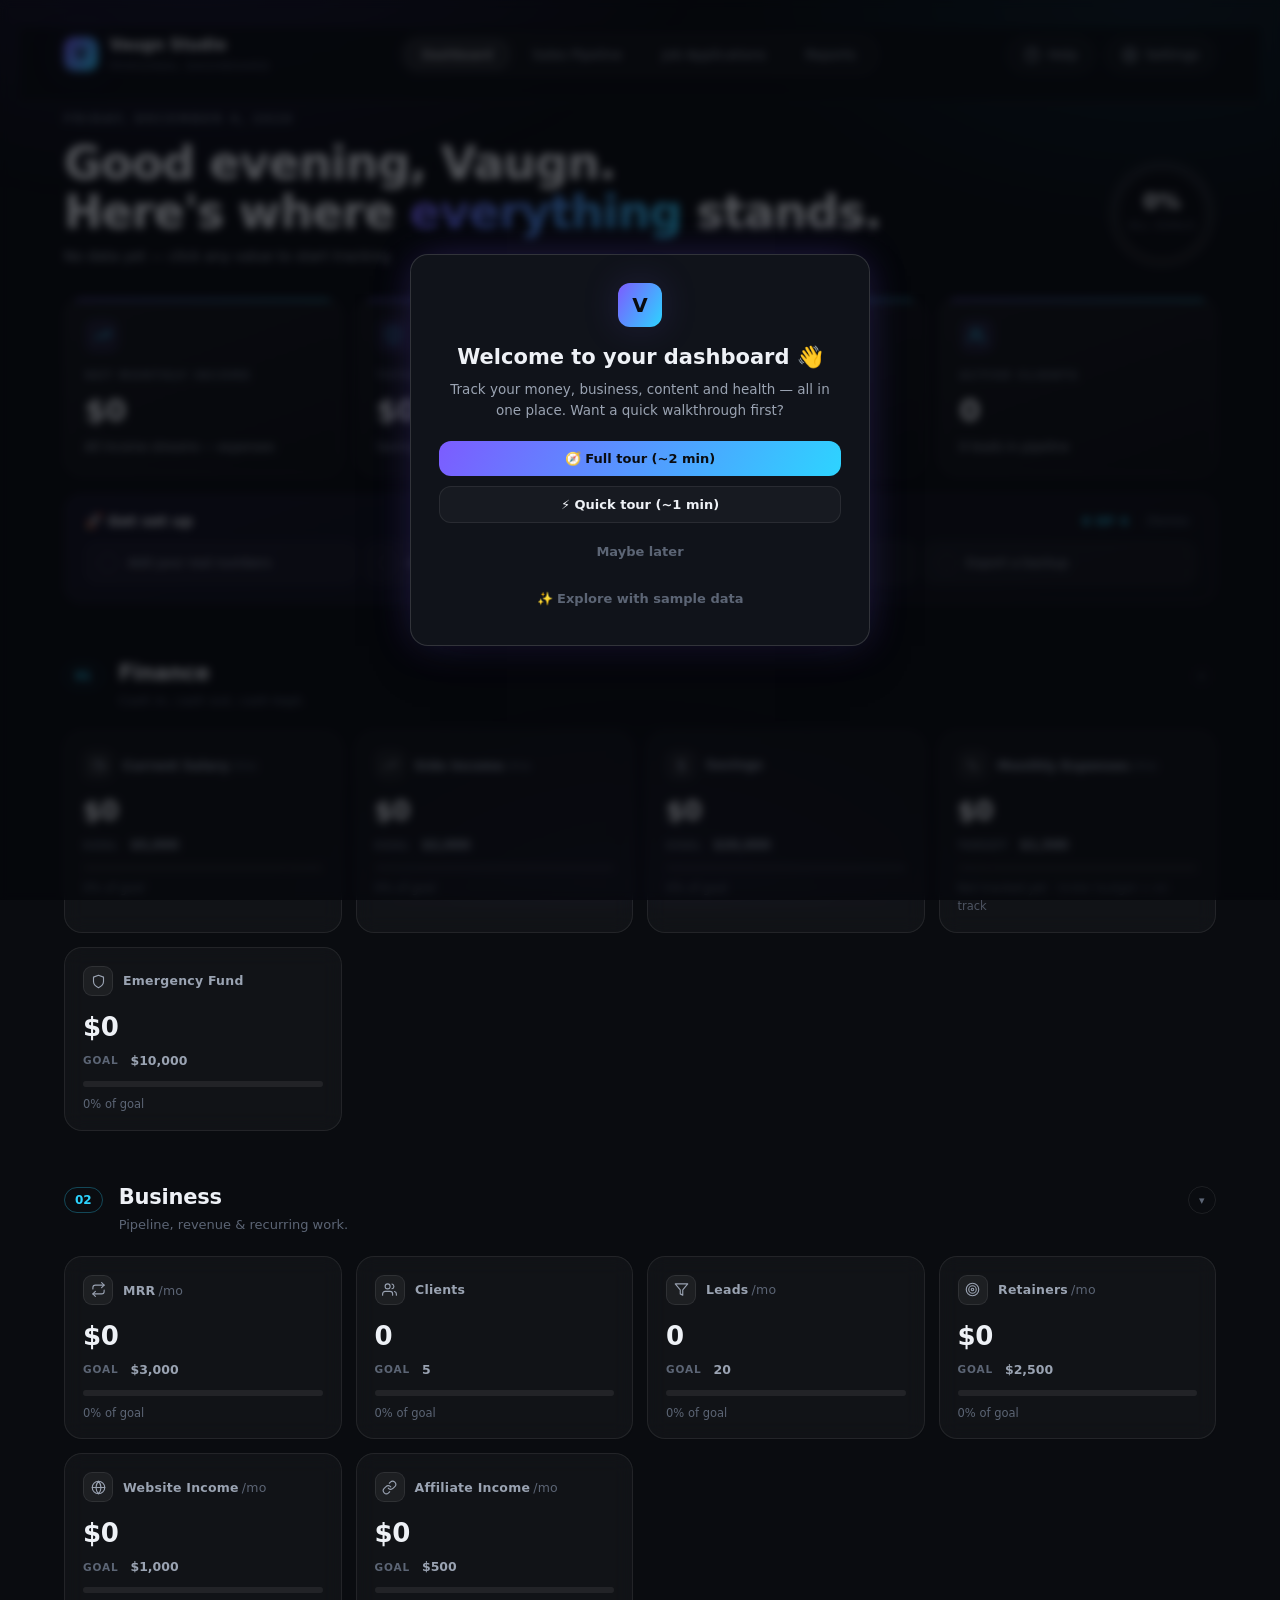
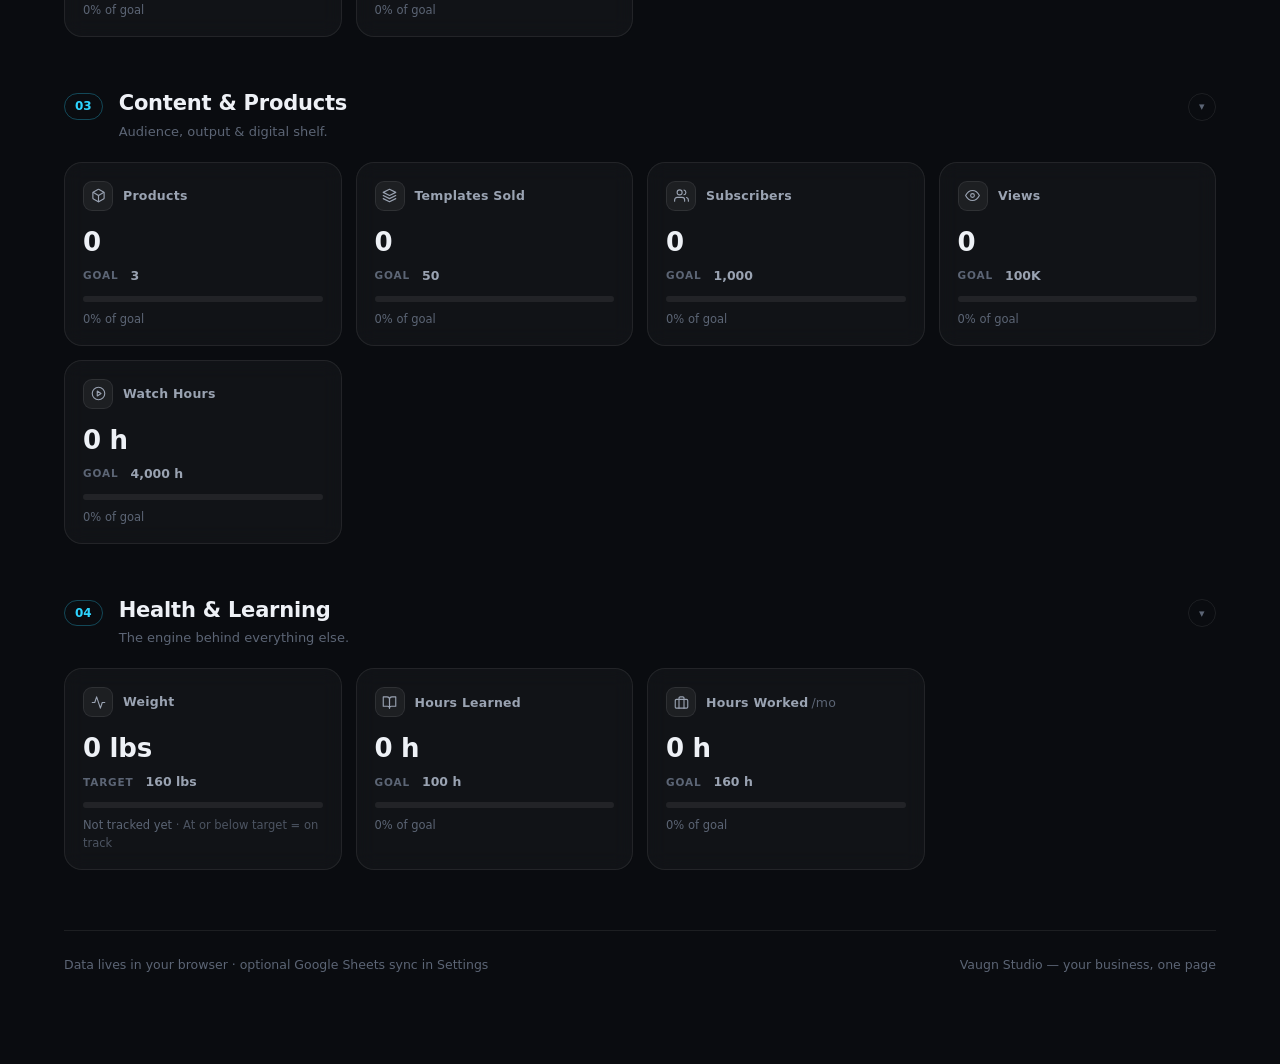
<file: index.html>
<!DOCTYPE html>
<html lang="en">
<head>
  <meta charset="UTF-8" />
  <meta name="viewport" content="width=device-width, initial-scale=1.0" />
  <title>Vaugn Studio — Dashboard</title>
  <meta name="description" content="Personal metrics dashboard — finance, business, content & health, tracked in one place." />
  <meta name="color-scheme" content="dark" />
  <meta http-equiv="Content-Security-Policy" content="default-src 'self'; script-src 'self' 'unsafe-inline'; style-src 'self' 'unsafe-inline' https://fonts.googleapis.com; font-src https://fonts.gstatic.com; img-src 'self' data: blob:; connect-src 'self' https://script.google.com https://script.googleusercontent.com; manifest-src 'self'; object-src 'none'; base-uri 'self'" />
  <meta name="theme-color" content="#0a0c10" />
  <script>try { var _t = JSON.parse(localStorage.getItem("vaugn.dashboard.v1")).settings.theme; if (_t && _t !== "midnight") document.documentElement.dataset.theme = _t; } catch (e) {}</script>
  <link rel="manifest" href="manifest.webmanifest" />
  <link rel="icon" href="data:image/svg+xml,<svg xmlns='http://www.w3.org/2000/svg' viewBox='0 0 100 100'><rect width='100' height='100' rx='24' fill='%237c5cff'/><text x='50' y='68' font-size='52' font-family='sans-serif' font-weight='700' text-anchor='middle' fill='%230a0c10'>V</text></svg>" />
  <link rel="preconnect" href="https://fonts.googleapis.com" />
  <link rel="preconnect" href="https://fonts.gstatic.com" crossorigin />
  <link href="https://fonts.googleapis.com/css2?family=Inter:wght@400;500;600;700&family=Space+Grotesk:wght@500;600;700&display=swap" rel="stylesheet" />
  <link rel="stylesheet" href="assets/css/styles.css" />
</head>
<body data-page="dashboard">
  <div class="shell">

    <!-- Top bar -->
    <header class="topbar">
      <div class="brand">
        <span class="brand__mark">V</span>
        <span>
          Vaugn Studio
          <span class="brand__sub">Personal Dashboard</span>
        </span>
      </div>
      <nav class="nav" aria-label="Main">
        <a class="nav__link is-active" href="index.html" aria-current="page">Dashboard</a>
        <a class="nav__link" href="crm.html">Sales Pipeline</a>
        <a class="nav__link" href="jobs.html">Job Applications</a>
        <a class="nav__link" href="reports.html">Reports</a>
      </nav>
      <div class="topbar__actions">
      <button class="icon-btn" id="helpBtn" aria-label="How to use this dashboard">
        <svg viewBox="0 0 24 24" fill="none" stroke="currentColor" stroke-width="1.8" stroke-linecap="round" stroke-linejoin="round">
          <circle cx="12" cy="12" r="10"/>
          <path d="M9.09 9a3 3 0 0 1 5.83 1c0 2-3 3-3 3"/>
          <path d="M12 17h.01"/>
        </svg>
        Help
      </button>
      <button class="icon-btn" id="settingsBtn" aria-label="Open settings">
        <svg viewBox="0 0 24 24" fill="none" stroke="currentColor" stroke-width="1.8" stroke-linecap="round" stroke-linejoin="round">
          <circle cx="12" cy="12" r="3"/>
          <path d="M19.4 15a1.65 1.65 0 0 0 .33 1.82l.06.06a2 2 0 1 1-2.83 2.83l-.06-.06a1.65 1.65 0 0 0-1.82-.33 1.65 1.65 0 0 0-1 1.51V21a2 2 0 1 1-4 0v-.09A1.65 1.65 0 0 0 9 19.4a1.65 1.65 0 0 0-1.82.33l-.06.06a2 2 0 1 1-2.83-2.83l.06-.06a1.65 1.65 0 0 0 .33-1.82 1.65 1.65 0 0 0-1.51-1H3a2 2 0 1 1 0-4h.09A1.65 1.65 0 0 0 4.6 9a1.65 1.65 0 0 0-.33-1.82l-.06-.06a2 2 0 1 1 2.83-2.83l.06.06a1.65 1.65 0 0 0 1.82.33H9a1.65 1.65 0 0 0 1-1.51V3a2 2 0 1 1 4 0v.09a1.65 1.65 0 0 0 1 1.51 1.65 1.65 0 0 0 1.82-.33l.06-.06a2 2 0 1 1 2.83 2.83l-.06.06a1.65 1.65 0 0 0-.33 1.82V9a1.65 1.65 0 0 0 1.51 1H21a2 2 0 1 1 0 4h-.09a1.65 1.65 0 0 0-1.51 1z"/>
        </svg>
        Settings
      </button>
      </div>
    </header>

    <!-- Hero -->
    <section class="hero" aria-label="Overview">
      <div>
        <p class="hero__date" id="todayLine"></p>
        <h1 class="hero__title"><span id="greeting"></span><br />Here's where <em>everything</em> stands.</h1>
        <p class="hero__meta" id="lastUpdated"></p>
      </div>
      <div class="ring" id="overallRing" role="img" aria-label="Overall progress toward all goals">
        <div class="ring__inner">
          <span class="ring__pct" id="overallPct">0%</span>
          <span class="ring__label">All goals</span>
        </div>
      </div>
    </section>

    <div class="hero-stats" id="heroStats" aria-label="Headline stats"></div>

    <div id="checklist"></div>

    <!-- Pipeline summary strip (renders only when the CRM has data) -->
    <div id="pipeStrip"></div>

    <!-- Career summary strip (renders only when Job Applications has data) -->
    <div id="careerStrip"></div>

    <!-- Metric sections (rendered by app.js) -->
    <main id="sections"></main>

    <footer class="footer">
      <span>Data lives in your browser · optional Google Sheets sync in Settings</span>
      <span>Vaugn Studio — your business, one page</span>
    </footer>
  </div>

  <!-- Settings drawer is injected by assets/js/settings.js -->

  <div class="toast" id="toast" role="status" aria-live="polite"></div>

  <!-- Help Center, help modal, welcome card & tour overlay are injected by help.js / tour.js -->

  <script src="assets/js/data.js"></script>
  <script src="assets/js/store.js"></script>
  <script src="assets/js/sheets-sync.js"></script>
  <script src="assets/js/crm/crm-data.js"></script>
  <script src="assets/js/crm/crm-store.js"></script>
  <script src="assets/js/jobs/jobs-data.js"></script>
  <script src="assets/js/jobs/jobs-store.js"></script>
  <script src="assets/js/history.js"></script>
  <script src="assets/js/settings.js"></script>
  <script src="assets/js/app.js"></script>
  <script src="assets/js/tour.js"></script>
  <script src="assets/js/help.js"></script>
  <script src="assets/js/sample-data.js"></script>
  <script>
    if ('serviceWorker' in navigator && location.protocol.startsWith('http')) {
      navigator.serviceWorker.register('sw.js');
    }
  </script>
</body>
</html>
</file>
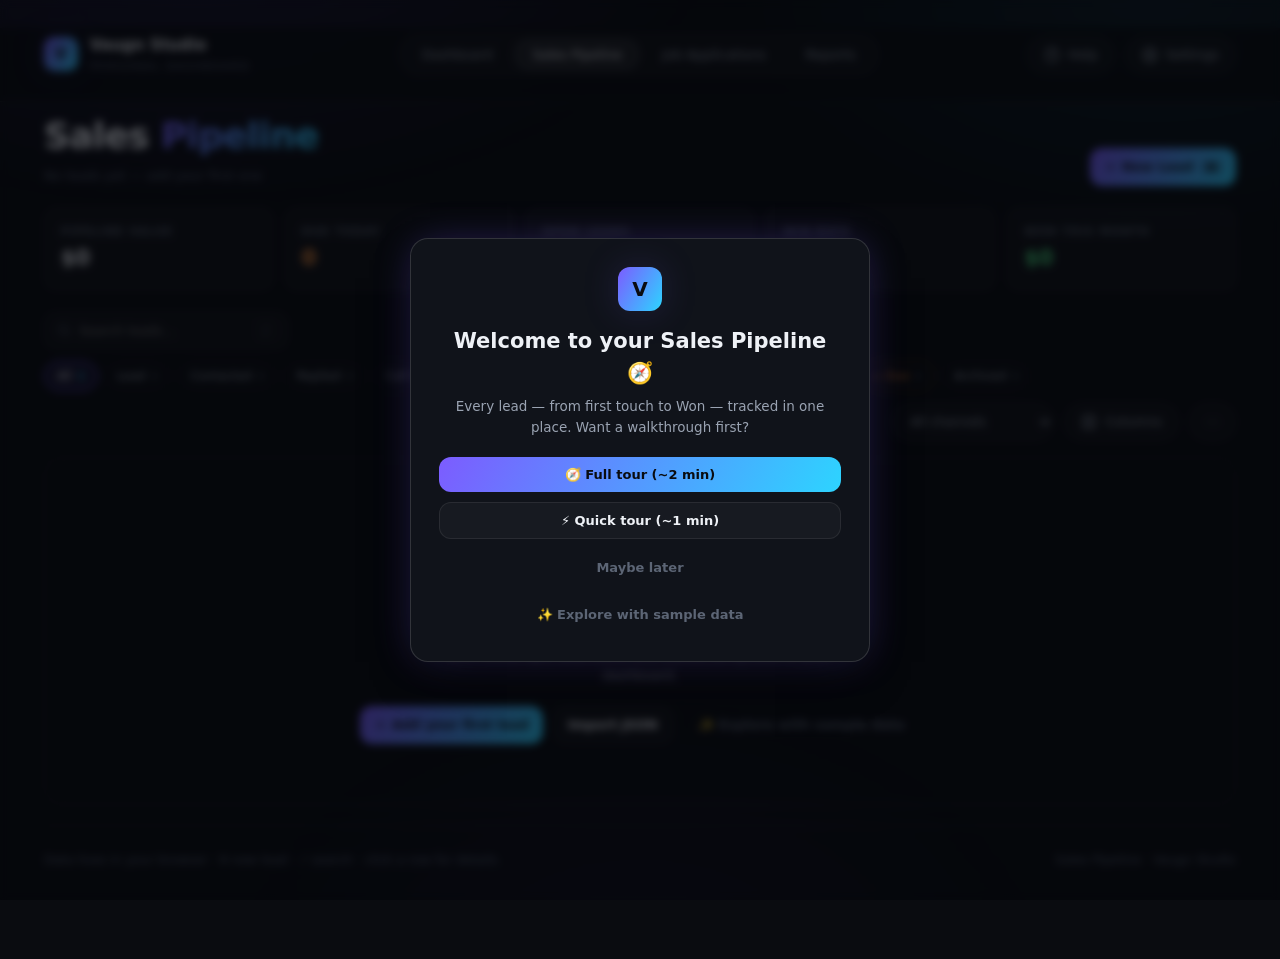
<file: crm.html>
<!DOCTYPE html>
<html lang="en">
<head>
  <meta charset="UTF-8" />
  <meta name="viewport" content="width=device-width, initial-scale=1.0" />
  <title>Sales Pipeline — Vaugn Studio</title>
  <meta name="description" content="Sales Pipeline CRM — every lead, every deal, one place." />
  <meta name="color-scheme" content="dark" />
  <meta http-equiv="Content-Security-Policy" content="default-src 'self'; script-src 'self' 'unsafe-inline'; style-src 'self' 'unsafe-inline' https://fonts.googleapis.com; font-src https://fonts.gstatic.com; img-src 'self' data: blob:; connect-src 'self' https://script.google.com https://script.googleusercontent.com; manifest-src 'self'; object-src 'none'; base-uri 'self'" />
  <meta name="theme-color" content="#0a0c10" />
  <script>try { var _t = JSON.parse(localStorage.getItem("vaugn.dashboard.v1")).settings.theme; if (_t && _t !== "midnight") document.documentElement.dataset.theme = _t; } catch (e) {}</script>
  <link rel="manifest" href="manifest.webmanifest" />
  <link rel="icon" href="data:image/svg+xml,<svg xmlns='http://www.w3.org/2000/svg' viewBox='0 0 100 100'><rect width='100' height='100' rx='24' fill='%237c5cff'/><text x='50' y='68' font-size='52' font-family='sans-serif' font-weight='700' text-anchor='middle' fill='%230a0c10'>V</text></svg>" />
  <link rel="preconnect" href="https://fonts.googleapis.com" />
  <link rel="preconnect" href="https://fonts.gstatic.com" crossorigin />
  <link href="https://fonts.googleapis.com/css2?family=Inter:wght@400;500;600;700&family=Space+Grotesk:wght@500;600;700&display=swap" rel="stylesheet" />
  <link rel="stylesheet" href="assets/css/styles.css" />
</head>
<body data-page="crm">
  <div class="shell shell--wide">

    <!-- Top bar -->
    <header class="topbar">
      <div class="brand">
        <span class="brand__mark">V</span>
        <span>
          Vaugn Studio
          <span class="brand__sub">Personal Dashboard</span>
        </span>
      </div>
      <nav class="nav" aria-label="Main">
        <a class="nav__link" href="index.html">Dashboard</a>
        <a class="nav__link is-active" href="crm.html" aria-current="page">Sales Pipeline</a>
        <a class="nav__link" href="jobs.html">Job Applications</a>
        <a class="nav__link" href="reports.html">Reports</a>
      </nav>
      <div class="topbar__actions">
        <button class="icon-btn" id="helpBtn" aria-label="Open help center">
          <svg viewBox="0 0 24 24" fill="none" stroke="currentColor" stroke-width="1.8" stroke-linecap="round" stroke-linejoin="round"><circle cx="12" cy="12" r="10"/><path d="M9.09 9a3 3 0 0 1 5.83 1c0 2-3 3-3 3"/><path d="M12 17h.01"/></svg>
          Help
        </button>
        <button class="icon-btn" id="settingsBtn" aria-label="Open settings">
          <svg viewBox="0 0 24 24" fill="none" stroke="currentColor" stroke-width="1.8" stroke-linecap="round" stroke-linejoin="round"><circle cx="12" cy="12" r="3"/><path d="M19.4 15a1.65 1.65 0 0 0 .33 1.82l.06.06a2 2 0 1 1-2.83 2.83l-.06-.06a1.65 1.65 0 0 0-1.82-.33 1.65 1.65 0 0 0-1 1.51V21a2 2 0 1 1-4 0v-.09A1.65 1.65 0 0 0 9 19.4a1.65 1.65 0 0 0-1.82.33l-.06.06a2 2 0 1 1-2.83-2.83l.06-.06a1.65 1.65 0 0 0 .33-1.82 1.65 1.65 0 0 0-1.51-1H3a2 2 0 1 1 0-4h.09A1.65 1.65 0 0 0 4.6 9a1.65 1.65 0 0 0-.33-1.82l-.06-.06a2 2 0 1 1 2.83-2.83l.06.06a1.65 1.65 0 0 0 1.82.33H9a1.65 1.65 0 0 0 1-1.51V3a2 2 0 1 1 4 0v.09a1.65 1.65 0 0 0 1 1.51 1.65 1.65 0 0 0 1.82-.33l.06-.06a2 2 0 1 1 2.83 2.83l-.06.06a1.65 1.65 0 0 0-.33 1.82V9a1.65 1.65 0 0 0 1.51 1H21a2 2 0 1 1 0 4h-.09a1.65 1.65 0 0 0-1.51 1z"/></svg>
          Settings
        </button>
      </div>
    </header>

    <!-- Page head -->
    <div class="crm-head">
      <div>
        <h1 class="crm-title">Sales <em>Pipeline</em></h1>
        <p class="crm-sub" id="crmSub"></p>
      </div>
      <button class="btn btn--primary crm-new" id="newLeadBtn">＋ New Lead <kbd>N</kbd></button>
    </div>

    <!-- Stats bar -->
    <div class="crm-stats">
      <div class="crm-stat crm-stat--link" data-stat="pipeline" role="button" tabindex="0">
        <p class="crm-stat__label">Pipeline Value</p>
        <p class="crm-stat__value" id="statPipeline">—</p>
      </div>
      <div class="crm-stat crm-stat--alert crm-stat--link" data-stat="due" role="button" tabindex="0">
        <p class="crm-stat__label">Due Today</p>
        <p class="crm-stat__value" id="statDue">—</p>
      </div>
      <div class="crm-stat crm-stat--link" data-stat="open" role="button" tabindex="0">
        <p class="crm-stat__label">Open Leads</p>
        <p class="crm-stat__value" id="statOpen">—</p>
      </div>
      <div class="crm-stat crm-stat--link" data-stat="win" role="button" tabindex="0">
        <p class="crm-stat__label">Win Rate</p>
        <p class="crm-stat__value" id="statWin">—</p>
      </div>
      <div class="crm-stat crm-stat--won crm-stat--link" data-stat="wonmonth" role="button" tabindex="0">
        <p class="crm-stat__label">Won This Month</p>
        <p class="crm-stat__value" id="statWon">—</p>
      </div>
    </div>

    <!-- Toolbar -->
    <div class="crm-toolbar">
      <label class="crm-search">
        <svg viewBox="0 0 24 24" fill="none" stroke="currentColor" stroke-width="1.8" stroke-linecap="round"><circle cx="11" cy="11" r="8"/><path d="M21 21l-4.35-4.35"/></svg>
        <input type="search" id="crmSearch" placeholder="Search leads…" />
        <kbd>/</kbd>
      </label>
      <div class="crm-chips" id="crmChips" aria-label="Filter by status"></div>
      <div class="crm-toolbar__end">
        <select class="crm-select" id="crmChannel" aria-label="Filter by channel">
          <option value="all">All channels</option>
          <option value="website">Website</option>
          <option value="cold-email">Cold Email</option>
          <option value="linkedin">LinkedIn</option>
          <option value="instagram">Instagram</option>
          <option value="referral">Referral</option>
          <option value="returning">Returning Client</option>
          <option value="product">Product Customer</option>
        </select>
        <button class="icon-btn" id="colBtn">
          <svg viewBox="0 0 24 24" fill="none" stroke="currentColor" stroke-width="1.8" stroke-linecap="round"><rect x="3" y="3" width="18" height="18" rx="2"/><path d="M9 3v18M15 3v18"/></svg>
          Columns
        </button>
        <button class="icon-btn" id="moreBtn" aria-label="More actions">⋯</button>
      </div>

      <!-- Column manager popover -->
      <div class="col-pop" id="colPop" hidden>
        <p class="col-pop__title">Visible columns</p>
        <div class="col-pop__grid" id="colPopGrid"></div>
      </div>

      <!-- More menu -->
      <div class="col-pop col-pop--menu" id="moreMenu" hidden>
        <button class="menu-item" id="crmPush">☁ Push to Google Sheet</button>
        <button class="menu-item" id="crmPull">☁ Pull from Google Sheet</button>
        <button class="menu-item" id="crmExport">⬇ Export JSON backup</button>
        <label class="menu-item">⬆ Import JSON backup<input type="file" id="crmImport" accept="application/json,.json" hidden /></label>
      </div>
    </div>

    <!-- Table -->
    <div class="crm-table-wrap" id="crmTableWrap" hidden>
      <table class="crm-table">
        <thead id="crmThead"></thead>
        <tbody id="crmTbody"></tbody>
      </table>
    </div>

    <!-- Mobile cards -->
    <div class="crm-cards" id="crmCards" hidden></div>

    <!-- Empty states -->
    <div class="crm-empty" id="crmEmpty" hidden>
      <span class="crm-empty__mark">🧭</span>
      <h2>Your pipeline starts here</h2>
      <p>Every lead you add becomes a tracked business opportunity — with follow-ups, deal value and status, all synced to your dashboard.</p>
      <div class="btn-row">
        <button class="btn btn--primary" id="emptyAdd">＋ Add your first lead</button>
        <button class="btn" id="emptyImport">Import JSON</button>
      </div>
    </div>
    <div class="crm-empty" id="crmNoMatch" hidden>
      <span class="crm-empty__mark">🔍</span>
      <h2>No leads match</h2>
      <p>Try a different search or clear the active filters.</p>
      <div class="btn-row">
        <button class="btn" id="noMatchClear">Clear filters</button>
      </div>
    </div>

    <button class="btn btn--primary crm-fab" id="crmFab">＋ New Lead</button>

    <footer class="footer">
      <span>Data lives in your browser · <kbd>N</kbd> new lead · <kbd>/</kbd> search · click a row for details</span>
      <span>Sales Pipeline · Vaugn Studio</span>
    </footer>
  </div>

  <!-- Floating status menu -->
  <div class="status-menu" id="statusMenu" hidden></div>

  <!-- Bulk actions bar -->
  <div class="bulk-bar" id="bulkBar" hidden>
    <span id="bulkCount"></span>
    <button class="btn" id="bulkStatus">Set Status</button>
    <button class="btn" id="bulkFollow">Set Follow-Up</button>
    <button class="btn" id="bulkArchive">Archive</button>
    <button class="btn btn--danger" id="bulkDelete">Delete</button>
  </div>

  <!-- Lead drawer -->
  <div class="scrim" id="scrim"></div>
  <aside class="drawer drawer--lead" id="leadDrawer" aria-hidden="true" aria-label="Lead details">
    <div class="drawer__head">
      <div class="lead-drawer-title">
        <span class="lead-avatar lead-avatar--lg" id="drawerAvatar">?</span>
        <div>
          <h2 class="drawer__title" id="drawerName">Lead</h2>
          <span class="badge badge--lead" id="drawerBadge">Lead</span>
        </div>
      </div>
      <div class="lead-drawer-nav">
        <button class="drawer__close" id="drawerPrev" title="Previous lead (K)">↑</button>
        <button class="drawer__close" id="drawerNext" title="Next lead (J)">↓</button>
        <button class="drawer__close" id="drawerClose" aria-label="Close">✕</button>
      </div>
    </div>

    <div class="drawer__section">
      <h3>Company</h3>
      <div class="field-grid">
        <label class="field"><span>Business Name</span><input id="f-business" placeholder="Acme Dental" /></label>
        <label class="field"><span>Industry</span><input id="f-industry" placeholder="Dentistry" /></label>
        <label class="field"><span>Country</span><input id="f-country" placeholder="USA" /></label>
        <label class="field"><span>Website</span><input id="f-website" placeholder="https://…" /></label>
        <label class="field field--wide"><span>Instagram / LinkedIn</span><input id="f-social" placeholder="linkedin.com/company/…" /></label>
      </div>
    </div>

    <div class="drawer__section">
      <h3>Contact</h3>
      <div class="field-grid">
        <label class="field"><span>Decision Maker</span><input id="f-decisionMaker" placeholder="Dr. Jane Doe" /></label>
        <label class="field"><span>Email</span><input id="f-email" type="email" placeholder="jane@acme.com" /></label>
      </div>
    </div>

    <div class="drawer__section">
      <h3>Outreach</h3>
      <div class="field-grid">
        <label class="field field--wide"><span>Problem Noticed</span><input id="f-problem" placeholder="What's broken or missing?" /></label>
        <label class="field field--wide"><span>Best Offer</span><input id="f-offer" placeholder="What you'd pitch them" /></label>
        <label class="field"><span>Outreach Channel</span>
          <select id="f-channel">
            <option value="website">Website</option>
            <option value="cold-email">Cold Email</option>
            <option value="linkedin">LinkedIn</option>
            <option value="instagram">Instagram</option>
            <option value="referral">Referral</option>
            <option value="returning">Returning Client</option>
            <option value="product">Product Customer</option>
          </select>
        </label>
        <label class="field"><span>Date Contacted</span><input id="f-dateContacted" type="date" /></label>
        <label class="field"><span>Follow-Up Date</span><input id="f-followUpDate" type="date" /></label>
      </div>
    </div>

    <div class="drawer__section">
      <h3>Deal</h3>
      <div class="field-grid">
        <label class="field"><span>Status</span>
          <select id="f-status">
            <option value="lead">Lead</option>
            <option value="contacted">Contacted</option>
            <option value="replied">Replied</option>
            <option value="call-booked">Call Booked</option>
            <option value="proposal-sent">Proposal Sent</option>
            <option value="follow-up">Follow Up</option>
            <option value="won">Won</option>
            <option value="lost">Lost</option>
          </select>
        </label>
        <label class="field"><span>Deal Value</span><input id="f-dealValue" type="number" min="0" step="any" placeholder="0" /></label>
        <label class="field field--wide"><span>Deal Type</span>
          <select id="f-dealType">
            <option value="one-off">One-off project</option>
            <option value="retainer">Monthly retainer</option>
            <option value="product">Product sale</option>
          </select>
        </label>
      </div>
      <div class="rcp-toggles">
        <label class="rcp-toggle"><input type="checkbox" id="f-replied" /> Reply received</label>
        <label class="rcp-toggle"><input type="checkbox" id="f-callBooked" /> Call booked</label>
        <label class="rcp-toggle"><input type="checkbox" id="f-proposalSent" /> Proposal sent</label>
      </div>
    </div>

    <div class="drawer__section">
      <h3>Notes &amp; Activity</h3>
      <label class="field field--wide"><span>Notes</span>
        <textarea id="f-notes" rows="3" placeholder="Context, next steps, what they said…"></textarea>
      </label>
      <ul class="activity" id="drawerActivity"></ul>
    </div>

    <div class="drawer__section">
      <div class="btn-row">
        <button class="btn btn--primary" id="drawerDone">Done</button>
        <button class="btn" id="drawerArchive">Archive</button>
        <button class="btn btn--danger" id="drawerDelete">Delete</button>
      </div>
      <p class="drawer-hint">Changes save automatically as you type.</p>
    </div>
  </aside>

  <!-- Won / Lost / Confirm / Follow-up modals -->
  <div class="tour-confirm" id="wonModal" hidden>
    <div class="tour-confirm__card">
      <p class="tour-confirm__msg" id="wonMsg"></p>
      <div class="btn-row">
        <button class="btn btn--primary" id="wonYes">Yes, update dashboard</button>
        <button class="btn" id="wonNo">Not now</button>
      </div>
    </div>
  </div>

  <div class="tour-confirm" id="lostModal" hidden>
    <div class="tour-confirm__card">
      <p class="tour-confirm__msg">Why was this deal lost?</p>
      <div class="btn-row btn-row--stack" id="lostReasons"></div>
      <button class="modal__back" id="lostSkip">Skip</button>
    </div>
  </div>

  <div class="tour-confirm" id="confirmModal" hidden>
    <div class="tour-confirm__card">
      <p class="tour-confirm__msg" id="confirmMsg"></p>
      <div class="btn-row">
        <button class="btn btn--danger" id="confirmYes">Yes, delete</button>
        <button class="btn btn--primary" id="confirmNo">Cancel</button>
      </div>
    </div>
  </div>

  <div class="tour-confirm" id="followModal" hidden>
    <div class="tour-confirm__card">
      <p class="tour-confirm__msg">Set follow-up date for selected leads</p>
      <label class="field"><span>Follow-Up Date</span><input type="date" id="followDate" /></label>
      <div class="btn-row">
        <button class="btn btn--primary" id="followApply">Apply</button>
        <button class="btn" id="followCancel">Cancel</button>
      </div>
    </div>
  </div>

  <div class="toast" id="toast" role="status" aria-live="polite"></div>

  <script src="assets/js/data.js"></script>
  <script src="assets/js/store.js"></script>
  <script src="assets/js/sheets-sync.js"></script>
  <script src="assets/js/crm/crm-data.js"></script>
  <script src="assets/js/crm/crm-store.js"></script>
  <script src="assets/js/jobs/jobs-data.js"></script>
  <script src="assets/js/jobs/jobs-store.js"></script>
  <script src="assets/js/history.js"></script>
  <script src="assets/js/settings.js"></script>
  <script src="assets/js/crm/crm-table.js"></script>
  <script src="assets/js/crm/crm-app.js"></script>
  <script src="assets/js/tour.js"></script>
  <script src="assets/js/help.js"></script>
  <script src="assets/js/sample-data.js"></script>
  <script>
    if ('serviceWorker' in navigator && location.protocol.startsWith('http')) {
      navigator.serviceWorker.register('sw.js');
    }
  </script>
</body>
</html>
</file>
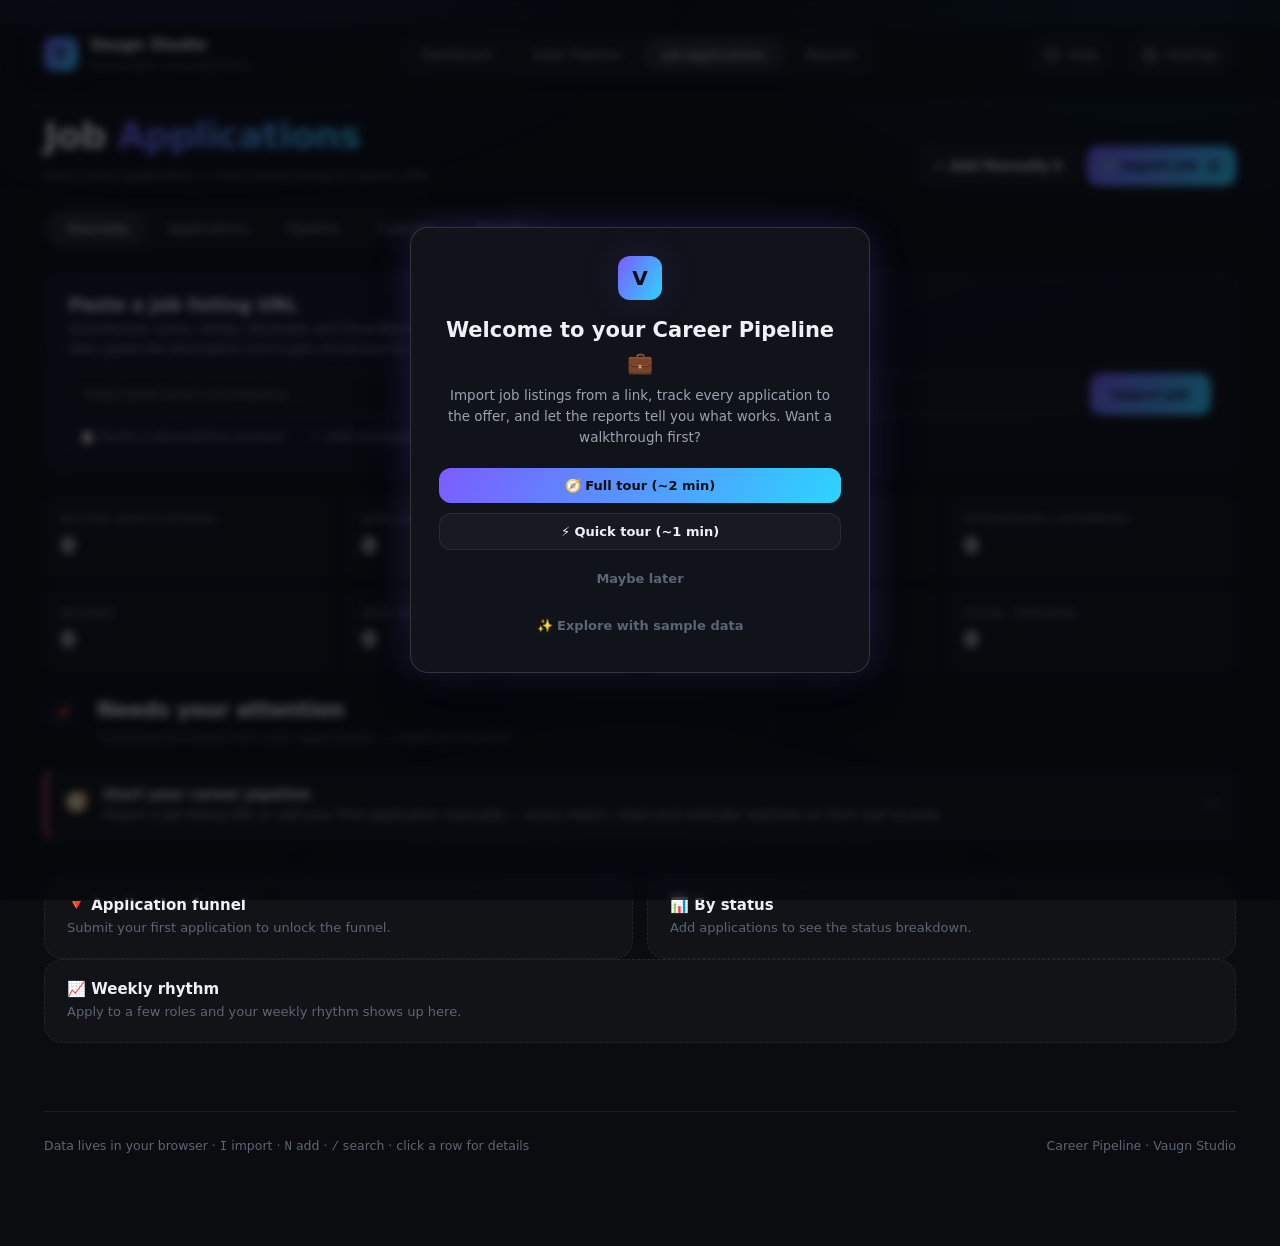
<file: jobs.html>
<!DOCTYPE html>
<html lang="en">
<head>
  <meta charset="UTF-8" />
  <meta name="viewport" content="width=device-width, initial-scale=1.0" />
  <title>Job Applications — Vaugn Studio</title>
  <meta name="description" content="Career Pipeline — every job application from saved listing to signed offer, tracked in one place." />
  <meta name="color-scheme" content="dark" />
  <meta http-equiv="Content-Security-Policy" content="default-src 'self'; script-src 'self' 'unsafe-inline'; style-src 'self' 'unsafe-inline' https://fonts.googleapis.com; font-src https://fonts.gstatic.com; img-src 'self' data: blob:; connect-src 'self' https://script.google.com https://script.googleusercontent.com https://boards-api.greenhouse.io https://api.lever.co https://api.ashbyhq.com https://apply.workable.com https://api.smartrecruiters.com; manifest-src 'self'; object-src 'none'; base-uri 'self'" />
  <meta name="theme-color" content="#0a0c10" />
  <script>try { var _t = JSON.parse(localStorage.getItem("vaugn.dashboard.v1")).settings.theme; if (_t && _t !== "midnight") document.documentElement.dataset.theme = _t; } catch (e) {}</script>
  <link rel="manifest" href="manifest.webmanifest" />
  <link rel="icon" href="data:image/svg+xml,<svg xmlns='http://www.w3.org/2000/svg' viewBox='0 0 100 100'><rect width='100' height='100' rx='24' fill='%237c5cff'/><text x='50' y='68' font-size='52' font-family='sans-serif' font-weight='700' text-anchor='middle' fill='%230a0c10'>V</text></svg>" />
  <link rel="preconnect" href="https://fonts.googleapis.com" />
  <link rel="preconnect" href="https://fonts.gstatic.com" crossorigin />
  <link href="https://fonts.googleapis.com/css2?family=Inter:wght@400;500;600;700&family=Space+Grotesk:wght@500;600;700&display=swap" rel="stylesheet" />
  <link rel="stylesheet" href="assets/css/styles.css" />
</head>
<body data-page="jobs">
  <div class="shell shell--wide">

    <!-- Top bar -->
    <header class="topbar">
      <div class="brand">
        <span class="brand__mark">V</span>
        <span>
          Vaugn Studio
          <span class="brand__sub">Personal Dashboard</span>
        </span>
      </div>
      <nav class="nav" aria-label="Main">
        <a class="nav__link" href="index.html">Dashboard</a>
        <a class="nav__link" href="crm.html">Sales Pipeline</a>
        <a class="nav__link is-active" href="jobs.html" aria-current="page">Job Applications</a>
        <a class="nav__link" href="reports.html">Reports</a>
      </nav>
      <div class="topbar__actions">
        <button class="icon-btn" id="helpBtn" aria-label="Open help center">
          <svg viewBox="0 0 24 24" fill="none" stroke="currentColor" stroke-width="1.8" stroke-linecap="round" stroke-linejoin="round"><circle cx="12" cy="12" r="10"/><path d="M9.09 9a3 3 0 0 1 5.83 1c0 2-3 3-3 3"/><path d="M12 17h.01"/></svg>
          Help
        </button>
        <button class="icon-btn" id="settingsBtn" aria-label="Open settings">
          <svg viewBox="0 0 24 24" fill="none" stroke="currentColor" stroke-width="1.8" stroke-linecap="round" stroke-linejoin="round"><circle cx="12" cy="12" r="3"/><path d="M19.4 15a1.65 1.65 0 0 0 .33 1.82l.06.06a2 2 0 1 1-2.83 2.83l-.06-.06a1.65 1.65 0 0 0-1.82-.33 1.65 1.65 0 0 0-1 1.51V21a2 2 0 1 1-4 0v-.09A1.65 1.65 0 0 0 9 19.4a1.65 1.65 0 0 0-1.82.33l-.06.06a2 2 0 1 1-2.83-2.83l.06-.06a1.65 1.65 0 0 0 .33-1.82 1.65 1.65 0 0 0-1.51-1H3a2 2 0 1 1 0-4h.09A1.65 1.65 0 0 0 4.6 9a1.65 1.65 0 0 0-.33-1.82l-.06-.06a2 2 0 1 1 2.83-2.83l.06.06a1.65 1.65 0 0 0 1.82.33H9a1.65 1.65 0 0 0 1-1.51V3a2 2 0 1 1 4 0v.09a1.65 1.65 0 0 0 1 1.51 1.65 1.65 0 0 0 1.82-.33l.06-.06a2 2 0 1 1 2.83 2.83l-.06.06a1.65 1.65 0 0 0-.33 1.82V9a1.65 1.65 0 0 0 1.51 1H21a2 2 0 1 1 0 4h-.09a1.65 1.65 0 0 0-1.51 1z"/></svg>
          Settings
        </button>
      </div>
    </header>

    <!-- Page head -->
    <div class="crm-head">
      <div>
        <h1 class="crm-title">Job <em>Applications</em></h1>
        <p class="crm-sub" id="jobsSub"></p>
      </div>
      <div class="rpt-actions">
        <button class="btn" id="jobsNewBtn">＋ Add Manually <kbd>N</kbd></button>
        <button class="btn btn--primary crm-new" id="jobsImportBtn">🔗 Import Job <kbd>I</kbd></button>
      </div>
    </div>

    <!-- View tabs -->
    <nav class="jobs-tabs" aria-label="Career pipeline views">
      <button class="jobs-tab is-active" data-jobs-tab="dashboard">Overview</button>
      <button class="jobs-tab" data-jobs-tab="table">Applications</button>
      <button class="jobs-tab" data-jobs-tab="board">Pipeline</button>
      <button class="jobs-tab" data-jobs-tab="calendar">Calendar</button>
      <button class="jobs-tab" data-jobs-tab="reports">Reports</button>
    </nav>

    <!-- ═══════════ View: Career Dashboard ═══════════ -->
    <section class="jobs-view" data-view="dashboard">
      <div class="jb-quick">
        <div class="jb-quick__text">
          <h2>Paste a job listing URL</h2>
          <p>Greenhouse, Lever, Ashby, Workable and SmartRecruiters links import automatically. Anything else: paste the description and it gets structured for you.</p>
        </div>
        <div class="jb-quick__row">
          <input type="url" id="jobsQuickUrl" placeholder="https://jobs.lever.co/company/…" aria-label="Job listing URL" />
          <button class="btn btn--primary" id="jobsQuickGo">Import Job</button>
        </div>
        <div class="jb-quick__alt">
          <button class="btn btn--ghost" id="jobsQuickPaste">📋 Paste a description instead</button>
          <button class="btn btn--ghost" id="jobsQuickManual">✍️ Add manually</button>
        </div>
      </div>

      <div class="crm-stats jb-kpis" id="jobsKpis" aria-label="Career pipeline stats"></div>

      <section class="rpt-section">
        <header class="section__head">
          <span class="section__tag">📌</span>
          <div>
            <h2 class="section__title">Needs your attention</h2>
            <p class="section__blurb">Computed privately from your applications — nothing invented.</p>
          </div>
        </header>
        <div class="rpt-insights" id="jobsAttention"></div>
      </section>

      <section class="rpt-section">
        <div class="rpt-grid">
          <div class="rpt-card" id="jdFunnelCard">
            <h2 class="rpt-card__title">🔻 Application funnel</h2>
            <p class="rpt-card__head" id="jdFunnelHead"></p>
            <div id="jdFunnel"></div>
          </div>
          <div class="rpt-card" id="jdStatusCard">
            <h2 class="rpt-card__title">📊 By status</h2>
            <p class="rpt-card__head" id="jdStatusHead"></p>
            <div id="jdStatus"></div>
          </div>
        </div>
        <div class="rpt-card" id="jdVolumeCard">
          <h2 class="rpt-card__title">📈 Weekly rhythm</h2>
          <p class="rpt-card__head" id="jdVolumeHead"></p>
          <div id="jdVolume"></div>
        </div>
      </section>
    </section>

    <!-- ═══════════ View: Applications table ═══════════ -->
    <section class="jobs-view" data-view="table" hidden>
      <div class="crm-toolbar">
        <label class="crm-search">
          <svg viewBox="0 0 24 24" fill="none" stroke="currentColor" stroke-width="1.8" stroke-linecap="round"><circle cx="11" cy="11" r="8"/><path d="M21 21l-4.35-4.35"/></svg>
          <input type="search" id="jobsSearch" placeholder="Search applications…" />
          <kbd>/</kbd>
        </label>
        <div class="crm-chips" id="jobsChips" aria-label="Filter by stage"></div>
        <div class="crm-toolbar__end">
          <select class="crm-select" id="jobsSourceSel" aria-label="Filter by source">
            <option value="all">All sources</option>
            <option value="linkedin">LinkedIn</option>
            <option value="indeed">Indeed</option>
            <option value="glassdoor">Glassdoor</option>
            <option value="company-site">Company Site</option>
            <option value="job-board">Job Board</option>
            <option value="referral">Referral</option>
            <option value="recruiter">Recruiter</option>
            <option value="other">Other</option>
          </select>
          <select class="crm-select" id="jobsPrioritySel" aria-label="Filter by priority">
            <option value="all">All priorities</option>
            <option value="high">High</option>
            <option value="medium">Medium</option>
            <option value="low">Low</option>
          </select>
          <button class="icon-btn" id="jobsColBtn">
            <svg viewBox="0 0 24 24" fill="none" stroke="currentColor" stroke-width="1.8" stroke-linecap="round"><rect x="3" y="3" width="18" height="18" rx="2"/><path d="M9 3v18M15 3v18"/></svg>
            Columns
          </button>
          <button class="icon-btn" id="jobsMoreBtn" aria-label="More actions">⋯</button>
        </div>

        <!-- Column manager popover -->
        <div class="col-pop" id="jobsColPop" hidden>
          <p class="col-pop__title">Visible columns</p>
          <div class="col-pop__grid" id="jobsColGrid"></div>
        </div>

        <!-- More menu -->
        <div class="col-pop col-pop--menu" id="jobsMoreMenu" hidden>
          <button class="menu-item" id="jobsExportCsvAll">⬇ Export all to CSV</button>
          <button class="menu-item" id="jobsExportCsvFiltered">⬇ Export filtered to CSV</button>
          <button class="menu-item" id="jobsImportCsvBtn">⬆ Import from CSV</button>
          <button class="menu-item" id="jobsExportJson">⬇ Export JSON backup</button>
          <label class="menu-item">⬆ Import JSON backup<input type="file" id="jobsImportJson" accept="application/json,.json" hidden /></label>
        </div>
      </div>

      <!-- Table -->
      <div class="crm-table-wrap" id="jobsTableWrap" hidden>
        <table class="crm-table">
          <thead id="jobsThead"></thead>
          <tbody id="jobsTbody"></tbody>
        </table>
      </div>

      <!-- Mobile cards -->
      <div class="crm-cards" id="jobsCards" hidden></div>

      <!-- Empty states -->
      <div class="crm-empty" id="jobsEmpty" hidden>
        <span class="crm-empty__mark">💼</span>
        <h2>Your career pipeline starts here</h2>
        <p>Paste a job listing URL and it becomes a fully tracked application — status, follow-ups, interviews, fit scores and reports. Completely separate from your freelance Sales Pipeline.</p>
        <div class="btn-row">
          <button class="btn btn--primary" id="jobsEmptyImport">🔗 Import your first job</button>
          <button class="btn" id="jobsEmptyAdd">＋ Add manually</button>
        </div>
      </div>
      <div class="crm-empty" id="jobsNoMatch" hidden>
        <span class="crm-empty__mark">🔍</span>
        <h2>No applications match</h2>
        <p>Try a different search or clear the active filters.</p>
        <div class="btn-row">
          <button class="btn" id="jobsNoMatchClear">Clear filters</button>
        </div>
      </div>
    </section>

    <!-- ═══════════ View: Kanban board ═══════════ -->
    <section class="jobs-view" data-view="board" hidden>
      <p class="jb-board-hint">Drag cards between stages — or focus a card and use <kbd>[</kbd> <kbd>]</kbd> to move it, <kbd>Enter</kbd> for the status menu.</p>
      <div class="jb-board" id="jobsBoard" aria-label="Application pipeline board"></div>
    </section>

    <!-- ═══════════ View: Calendar ═══════════ -->
    <section class="jobs-view" data-view="calendar" hidden>
      <div class="crm-toolbar jb-cal-toolbar">
        <div class="crm-chips">
          <button class="chip" id="jobsCalModeMonth">Month</button>
          <button class="chip" id="jobsCalModeAgenda">Agenda</button>
        </div>
        <div class="jb-cal-nav" id="jobsCalNav">
          <button class="icon-btn" id="jobsCalPrev" aria-label="Previous month">←</button>
          <button class="icon-btn" id="jobsCalToday">Today</button>
          <button class="icon-btn" id="jobsCalNext" aria-label="Next month">→</button>
          <strong class="jb-cal-title" id="jobsCalTitle"></strong>
        </div>
        <div class="jb-cal-legend">
          <span><i class="jb-ev--interview"></i> Interview</span>
          <span><i class="jb-ev--deadline"></i> Deadline</span>
          <span><i class="jb-ev--followup"></i> Follow-up</span>
          <span><i class="jb-ev--task"></i> Task</span>
        </div>
      </div>
      <div class="jb-cal" id="jobsCalGridWrap">
        <div class="jb-cal__grid" id="jobsCalGrid"></div>
      </div>
      <div class="jb-agenda">
        <h3 class="jb-agenda__head" id="jobsCalAgendaTitle"></h3>
        <div id="jobsCalAgenda"></div>
      </div>
    </section>

    <!-- ═══════════ View: Reports ═══════════ -->
    <section class="jobs-view" data-view="reports" hidden>
      <div class="crm-toolbar rpt-toolbar">
        <div class="crm-chips" id="jobsRptPeriods" aria-label="Report period"></div>
        <div class="jb-rpt-custom" id="jobsRptCustom" hidden>
          <label class="field"><span>From</span><input type="date" id="jobsRptFrom" /></label>
          <label class="field"><span>To</span><input type="date" id="jobsRptTo" /></label>
        </div>
        <div class="crm-toolbar__end">
          <button class="btn" id="jobsRptCopy">Copy as text</button>
          <button class="btn btn--primary" id="jobsRptPrint">📄 Print / Save PDF</button>
        </div>
      </div>

      <div class="crm-stats jb-rpt-stats" id="jobsRptStats"></div>

      <section class="rpt-section">
        <header class="section__head">
          <span class="section__tag">🩺</span>
          <div>
            <h2 class="section__title">Career Pipeline Health</h2>
            <p class="section__blurb">What improved, what needs attention, where applications get stuck — from your real records only.</p>
          </div>
        </header>
        <div class="rpt-insights" id="jobsRptHealth"></div>
      </section>

      <section class="rpt-section">
        <div class="rpt-card" id="jrVolumeCard">
          <h2 class="rpt-card__title">📈 Applications submitted</h2>
          <p class="rpt-card__head" id="jrVolumeHead"></p>
          <div id="jrVolume"></div>
        </div>
        <div class="rpt-grid">
          <div class="rpt-card" id="jrFunnelCard">
            <h2 class="rpt-card__title">🔻 Period funnel</h2>
            <p class="rpt-card__head" id="jrFunnelHead"></p>
            <div id="jrFunnel"></div>
          </div>
          <div class="rpt-card" id="jrSourceCard">
            <h2 class="rpt-card__title">🎯 Source effectiveness</h2>
            <p class="rpt-card__head" id="jrSourceHead"></p>
            <div id="jrSource"></div>
          </div>
        </div>
        <div class="rpt-card">
          <h2 class="rpt-card__title">⏱ Stage timing</h2>
          <div id="jrTiming"></div>
        </div>
      </section>
    </section>

    <button class="btn btn--primary crm-fab" id="jobsFab">🔗 Import Job</button>

    <footer class="footer">
      <span>Data lives in your browser · <kbd>I</kbd> import · <kbd>N</kbd> add · <kbd>/</kbd> search · click a row for details</span>
      <span>Career Pipeline · Vaugn Studio</span>
    </footer>
  </div>

  <!-- Floating status menu -->
  <div class="status-menu" id="jobsStatusMenu" hidden></div>

  <!-- Bulk actions bar -->
  <div class="bulk-bar" id="jobsBulkBar" hidden>
    <span id="jobsBulkCount"></span>
    <button class="btn" id="jobsBulkStatus">Set Status</button>
    <button class="btn" id="jobsBulkFollow">Set Follow-Up</button>
    <button class="btn" id="jobsBulkArchive">Archive</button>
    <button class="btn btn--danger" id="jobsBulkDelete">Delete</button>
  </div>

  <!-- Application drawer -->
  <div class="scrim" id="jobsScrim"></div>
  <aside class="drawer drawer--lead drawer--jobs" id="jobsDrawer" aria-hidden="true" aria-label="Application details">
    <div class="drawer__head">
      <div class="lead-drawer-title">
        <span class="lead-avatar lead-avatar--lg" id="jobsDrawerAvatar">?</span>
        <div>
          <h2 class="drawer__title" id="jobsDrawerName">Application</h2>
          <p class="jb-drawer-role" id="jobsDrawerRole"></p>
          <span class="badge jbadge--slate" id="jobsDrawerBadge">Saved</span>
          <span class="jb-drawer-meta" id="jobsDrawerMeta"></span>
        </div>
      </div>
      <div class="lead-drawer-nav">
        <button class="drawer__close" id="jobsDrawerPrev" title="Previous application (K)">↑</button>
        <button class="drawer__close" id="jobsDrawerNext" title="Next application (J)">↓</button>
        <button class="drawer__close" id="jobsDrawerClose" aria-label="Close">✕</button>
      </div>
    </div>

    <div class="drawer__section">
      <h3>Overview</h3>
      <div class="field-grid">
        <label class="field"><span>Job Title</span><input id="f-jtitle" placeholder="Senior Product Designer" /></label>
        <label class="field"><span>Company</span><input id="f-jcompany" placeholder="Acme Inc." /></label>
        <label class="field"><span>Status</span><select id="f-jstatus"></select></label>
        <label class="field"><span>Priority</span>
          <select id="f-jpriority">
            <option value="high">High</option>
            <option value="medium">Medium</option>
            <option value="low">Low</option>
          </select>
        </label>
        <label class="field"><span>Location</span><input id="f-jlocation" placeholder="Toronto, Canada" /></label>
        <label class="field"><span>Work Arrangement</span>
          <select id="f-jarrangement">
            <option value="">—</option>
            <option value="remote">Remote</option>
            <option value="hybrid">Hybrid</option>
            <option value="onsite">On-site</option>
          </select>
        </label>
        <label class="field"><span>Employment Type</span>
          <select id="f-jemployment">
            <option value="">—</option>
            <option value="full-time">Full-time</option>
            <option value="part-time">Part-time</option>
            <option value="contract">Contract</option>
            <option value="freelance">Freelance</option>
            <option value="internship">Internship</option>
          </select>
        </label>
        <label class="field"><span>Source</span>
          <select id="f-jsource">
            <option value="">—</option>
            <option value="linkedin">LinkedIn</option>
            <option value="indeed">Indeed</option>
            <option value="glassdoor">Glassdoor</option>
            <option value="company-site">Company Site</option>
            <option value="job-board">Job Board</option>
            <option value="referral">Referral</option>
            <option value="recruiter">Recruiter</option>
            <option value="other">Other</option>
          </select>
        </label>
        <label class="field"><span>Salary Min</span><input id="f-jsalaryMin" type="number" min="0" step="any" placeholder="0" /></label>
        <label class="field"><span>Salary Max</span><input id="f-jsalaryMax" type="number" min="0" step="any" placeholder="0" /></label>
        <label class="field"><span>Currency</span><input id="f-jsalaryCur" placeholder="USD" maxlength="3" /></label>
        <label class="field"><span>Salary Period</span>
          <select id="f-jsalaryPer">
            <option value="year">/year</option>
            <option value="month">/month</option>
            <option value="hour">/hour</option>
          </select>
        </label>
        <label class="field field--wide"><span>Original Listing URL</span><input id="f-jurl" placeholder="https://…" /></label>
      </div>
    </div>

    <div class="drawer__section">
      <h3>Dates</h3>
      <div class="field-grid">
        <label class="field"><span>Posted</span><input id="f-jposted" type="date" /></label>
        <label class="field"><span>Deadline</span><input id="f-jdeadline" type="date" /></label>
        <label class="field"><span>Date Applied</span><input id="f-japplied" type="date" /></label>
        <label class="field"><span>Follow-Up Date</span><input id="f-jfollow" type="date" /></label>
      </div>
    </div>

    <div class="drawer__section">
      <h3>Job Details</h3>
      <div class="field-grid">
        <label class="field field--wide"><span>Full Description</span><textarea id="f-jdesc" rows="5" placeholder="The complete job description…"></textarea></label>
        <label class="field field--wide"><span>Responsibilities <em class="jb-field-hint">one per line</em></span><textarea id="f-jresp" rows="3"></textarea></label>
        <label class="field field--wide"><span>Required Qualifications <em class="jb-field-hint">one per line</em></span><textarea id="f-jreq" rows="3"></textarea></label>
        <label class="field field--wide"><span>Preferred Qualifications <em class="jb-field-hint">one per line</em></span><textarea id="f-jpref" rows="2"></textarea></label>
        <label class="field field--wide"><span>Benefits <em class="jb-field-hint">one per line</em></span><textarea id="f-jbenefits" rows="2"></textarea></label>
        <label class="field"><span>Skills <em class="jb-field-hint">comma-separated</em></span><input id="f-jskills" placeholder="Figma, Webflow, Design systems" /></label>
        <label class="field"><span>Tools & Platforms <em class="jb-field-hint">comma-separated</em></span><input id="f-jtools" placeholder="Jira, Notion" /></label>
        <label class="field"><span>Experience Level</span><input id="f-jexp" placeholder="Senior / 5+ years" /></label>
        <label class="field"><span>Education</span><input id="f-jedu" placeholder="Not required / BA…" /></label>
        <label class="field"><span>Schedule / Shift</span><input id="f-jschedule" placeholder="Mon–Fri, flexible" /></label>
        <label class="field"><span>Time Zone Requirement</span><input id="f-jtimezone" placeholder="±3h EST overlap" /></label>
        <label class="field field--wide"><span>Travel Requirements</span><input id="f-jtravel" placeholder="None / quarterly offsites" /></label>
      </div>
    </div>

    <div class="drawer__section">
      <h3>Company</h3>
      <div class="field-grid">
        <label class="field"><span>Website</span><input id="f-jcweb" placeholder="https://…" /></label>
        <label class="field"><span>Industry</span><input id="f-jcindustry" placeholder="Healthtech" /></label>
        <label class="field"><span>Company Size</span><input id="f-jcsize" placeholder="51–200" /></label>
        <label class="field"><span>Headquarters</span><input id="f-jcloc" placeholder="Austin, TX" /></label>
        <label class="field"><span>LinkedIn Page</span><input id="f-jclinkedin" placeholder="linkedin.com/company/…" /></label>
        <label class="field"><span>Careers Page</span><input id="f-jccareers" placeholder="https://…/careers" /></label>
        <label class="field field--wide"><span>About the Company</span><textarea id="f-jcdesc" rows="2"></textarea></label>
        <label class="field field--wide"><span>Research & Culture Notes</span><textarea id="f-jcnotes" rows="3" placeholder="Recent news, culture signals, why this company interests you…"></textarea></label>
      </div>
    </div>

    <div class="drawer__section">
      <h3>Contacts</h3>
      <div id="jobsContacts"></div>
      <div class="btn-row"><button class="btn" data-sub-add="contacts">＋ Add contact</button></div>
    </div>

    <div class="drawer__section">
      <h3>Documents</h3>
      <div class="field-grid">
        <label class="field"><span>Resume Version Used</span><input id="f-jdresume" placeholder="resume-product-v3.pdf" /></label>
        <label class="field"><span>Cover Letter</span><input id="f-jdcover" placeholder="File name or link" /></label>
        <label class="field"><span>Portfolio Version / URL</span><input id="f-jdportfolio" placeholder="https://…" /></label>
        <label class="field"><span>Case Studies Submitted</span><input id="f-jdcase" placeholder="Averis, Maison…" /></label>
        <label class="field"><span>Date Submitted</span><input id="f-jdsubmitted" type="date" /></label>
        <label class="field field--wide"><span>Document Notes</span><textarea id="f-jdnotes" rows="2" placeholder="Tailoring notes, screening questions answered…"></textarea></label>
      </div>
    </div>

    <div class="drawer__section">
      <h3>Fit & Opportunity</h3>
      <p class="jb-fit-note">Your own editable scores (0–10) — nothing here is auto-judged.</p>
      <div id="jobsFitScores"></div>
      <div class="field-grid" style="margin-top:12px">
        <label class="field field--wide"><span>Reasons to Apply</span><textarea id="f-fit-reasons" rows="2"></textarea></label>
        <label class="field field--wide"><span>Potential Concerns</span><textarea id="f-fit-concerns" rows="2"></textarea></label>
        <label class="field"><span>Missing Qualifications</span><textarea id="f-fit-missing" rows="2"></textarea></label>
        <label class="field"><span>Transferable Strengths</span><textarea id="f-fit-strengths" rows="2"></textarea></label>
        <label class="field"><span>Skills to Emphasize</span><textarea id="f-fit-emphasize" rows="2"></textarea></label>
        <label class="field"><span>Interview Talking Points</span><textarea id="f-fit-talkingPoints" rows="2"></textarea></label>
      </div>
    </div>

    <div class="drawer__section">
      <h3>Interviews & Assessments</h3>
      <div id="jobsInterviews"></div>
      <div class="btn-row"><button class="btn" data-sub-add="interviews">＋ Add interview</button></div>
    </div>

    <div class="drawer__section">
      <h3>Tasks & Follow-Ups</h3>
      <div id="jobsTasks"></div>
      <div class="btn-row"><button class="btn" data-sub-add="tasks">＋ Add task</button></div>
    </div>

    <div class="drawer__section">
      <h3>Tags &amp; Notes</h3>
      <div class="field-grid">
        <label class="field field--wide"><span>Tags <em class="jb-field-hint">comma-separated</em></span><input id="f-jtags" placeholder="dream-role, design-systems, referral" /></label>
        <label class="field field--wide"><span>Notes</span><textarea id="f-jnotes" rows="3" placeholder="Anything else worth remembering…"></textarea></label>
      </div>
    </div>

    <div class="drawer__section">
      <h3>Activity</h3>
      <p class="jb-import-meta" id="jobsImportMeta"></p>
      <div class="jb-activity-add">
        <input type="text" id="jobsActivityInput" placeholder="Add a timeline note…" />
        <button class="btn" id="jobsActivityAdd">Add</button>
      </div>
      <ul class="activity" id="jobsActivity"></ul>
    </div>

    <div class="drawer__section">
      <div class="btn-row">
        <button class="btn btn--primary" id="jobsDrawerDone">Done</button>
        <button class="btn" id="jobsDrawerDuplicate">Duplicate</button>
        <button class="btn" id="jobsDrawerArchive">Archive</button>
        <button class="btn btn--danger" id="jobsDrawerDelete">Delete</button>
      </div>
      <p class="drawer-hint">Changes save automatically as you type. Duplicate reuses this record as a template.</p>
    </div>
  </aside>

  <!-- Import modal -->
  <div class="modal" id="jobsImportModal" hidden role="dialog" aria-modal="true" aria-label="Import a job">
    <div class="modal__card modal__card--import">
      <button class="modal__close" id="jobsImportClose" aria-label="Close">✕</button>

      <div id="jobsImportInput">
        <h2 class="modal__title">Import a job</h2>
        <p class="modal__sub">Paste a listing URL, or paste the description text — you review everything before it's saved.</p>
        <div class="hc__tabs" style="margin-bottom:14px">
          <button class="chip is-active" id="jobsImpTabUrl">🔗 From URL</button>
          <button class="chip" id="jobsImpTabPaste">📋 Paste description</button>
        </div>
        <div class="jb-import-error" id="jobsImportError" hidden></div>
        <div id="jobsImportUrlPane">
          <label class="field"><span>Job listing URL</span>
            <input type="url" id="jobsImportUrl" placeholder="https://boards.greenhouse.io/…  ·  https://jobs.lever.co/…" />
          </label>
          <p class="jb-import-note">Reads public job APIs directly from your browser — works with Greenhouse, Lever, Ashby, Workable and SmartRecruiters links. LinkedIn and Indeed block automated reading; for those, use the paste tab.</p>
          <div class="btn-row">
            <button class="btn btn--primary" id="jobsImportGo">Import Job</button>
            <button class="btn btn--ghost" id="jobsImportManual">✍️ Add manually instead</button>
          </div>
        </div>
        <div id="jobsImportPastePane" hidden>
          <label class="field"><span>Job listing URL <em class="jb-field-hint">optional, kept for reference</em></span>
            <input type="url" id="jobsImportPasteUrl" placeholder="https://…" />
          </label>
          <label class="field"><span>Job description</span>
            <textarea id="jobsImportPaste" rows="8" placeholder="Paste the complete job posting here — title, responsibilities, requirements, benefits, salary…"></textarea>
          </label>
          <div class="btn-row">
            <button class="btn btn--primary" id="jobsImportParse">Structure it</button>
          </div>
        </div>
      </div>

      <div id="jobsImportBusy" hidden>
        <h2 class="modal__title">Reading the listing…</h2>
        <p class="modal__sub">Calling the job board's public API from your browser. Nothing is saved yet.</p>
        <div class="jb-import-spinner"></div>
      </div>

      <div id="jobsImportReview" hidden>
        <h2 class="modal__title">Review before saving</h2>
        <p class="modal__sub" id="jobsReviewMeta"></p>
        <div class="jb-review-dupe" id="jobsReviewDupe" hidden></div>
        <div class="jb-review-fields" id="jobsReviewFields"></div>
        <div class="btn-row jb-review-actions">
          <button class="btn btn--primary" id="jobsReviewSave">✓ Save application</button>
          <button class="btn" id="jobsReviewBack">← Back</button>
          <button class="btn btn--ghost" id="jobsImportCancel">Cancel</button>
        </div>
      </div>
    </div>
  </div>

  <!-- CSV mapping modal -->
  <div class="modal" id="jobsCsvModal" hidden role="dialog" aria-modal="true" aria-label="Import CSV">
    <div class="modal__card modal__card--import">
      <h2 class="modal__title">Map your CSV columns</h2>
      <p class="modal__sub" id="jobsCsvCount"></p>
      <div class="jb-csv-grid" id="jobsCsvGrid"></div>
      <div class="btn-row">
        <button class="btn btn--primary" id="jobsCsvImport">Import rows</button>
        <button class="btn" id="jobsCsvCancel">Cancel</button>
      </div>
    </div>
  </div>
  <input type="file" id="jobsCsvInput" accept=".csv,text/csv" hidden />

  <!-- Follow-up / confirm modals -->
  <div class="tour-confirm" id="jobsFollowModal" hidden>
    <div class="tour-confirm__card">
      <p class="tour-confirm__msg">Set follow-up date for selected applications</p>
      <label class="field"><span>Follow-Up Date</span><input type="date" id="jobsFollowDate" /></label>
      <div class="btn-row">
        <button class="btn btn--primary" id="jobsFollowApply">Apply</button>
        <button class="btn" id="jobsFollowCancel">Cancel</button>
      </div>
    </div>
  </div>

  <div class="tour-confirm" id="jobsConfirmModal" hidden>
    <div class="tour-confirm__card">
      <p class="tour-confirm__msg" id="jobsConfirmMsg"></p>
      <div class="btn-row">
        <button class="btn btn--danger" id="jobsConfirmYes">Yes, delete</button>
        <button class="btn btn--primary" id="jobsConfirmNo">Cancel</button>
      </div>
    </div>
  </div>

  <!-- Generated report (print target) -->
  <div id="jobsReportView" class="report-view" aria-hidden="true"></div>

  <div class="toast" id="toast" role="status" aria-live="polite"></div>

  <script src="assets/js/data.js"></script>
  <script src="assets/js/store.js"></script>
  <script src="assets/js/sheets-sync.js"></script>
  <script src="assets/js/crm/crm-data.js"></script>
  <script src="assets/js/crm/crm-store.js"></script>
  <script src="assets/js/jobs/jobs-data.js"></script>
  <script src="assets/js/jobs/jobs-store.js"></script>
  <script src="assets/js/history.js"></script>
  <script src="assets/js/settings.js"></script>
  <script src="assets/js/reports/charts.js"></script>
  <script src="assets/js/jobs/jobs-render.js"></script>
  <script src="assets/js/jobs/jobs-extract.js"></script>
  <script src="assets/js/jobs/jobs-import-ui.js"></script>
  <script src="assets/js/jobs/jobs-views.js"></script>
  <script src="assets/js/jobs/jobs-app.js"></script>
  <script src="assets/js/tour.js"></script>
  <script src="assets/js/help.js"></script>
  <script src="assets/js/sample-data.js"></script>
  <script>
    if ('serviceWorker' in navigator && location.protocol.startsWith('http')) {
      navigator.serviceWorker.register('sw.js');
    }
  </script>
</body>
</html>
</file>
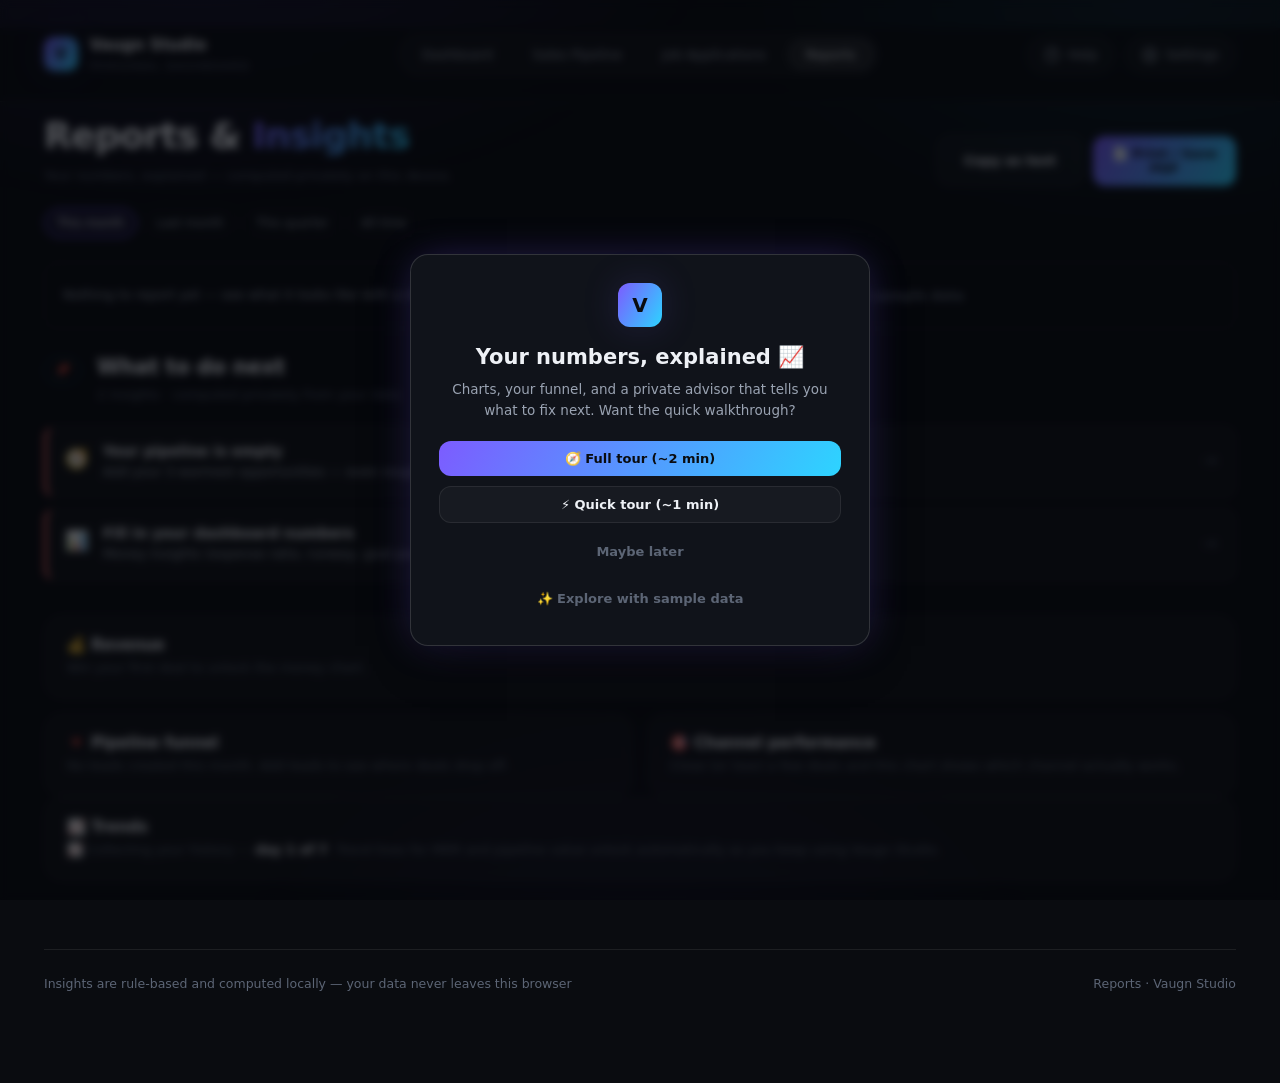
<file: reports.html>
<!DOCTYPE html>
<html lang="en">
<head>
  <meta charset="UTF-8" />
  <meta name="viewport" content="width=device-width, initial-scale=1.0" />
  <title>Reports — Vaugn Studio</title>
  <meta name="description" content="Reports & insights — charts, funnel and a built-in business advisor." />
  <meta name="color-scheme" content="dark" />
  <meta http-equiv="Content-Security-Policy" content="default-src 'self'; script-src 'self' 'unsafe-inline'; style-src 'self' 'unsafe-inline' https://fonts.googleapis.com; font-src https://fonts.gstatic.com; img-src 'self' data: blob:; connect-src 'self' https://script.google.com https://script.googleusercontent.com; manifest-src 'self'; object-src 'none'; base-uri 'self'" />
  <meta name="theme-color" content="#0a0c10" />
  <script>try { var _t = JSON.parse(localStorage.getItem("vaugn.dashboard.v1")).settings.theme; if (_t && _t !== "midnight") document.documentElement.dataset.theme = _t; } catch (e) {}</script>
  <link rel="manifest" href="manifest.webmanifest" />
  <link rel="icon" href="data:image/svg+xml,<svg xmlns='http://www.w3.org/2000/svg' viewBox='0 0 100 100'><rect width='100' height='100' rx='24' fill='%237c5cff'/><text x='50' y='68' font-size='52' font-family='sans-serif' font-weight='700' text-anchor='middle' fill='%230a0c10'>V</text></svg>" />
  <link rel="preconnect" href="https://fonts.googleapis.com" />
  <link rel="preconnect" href="https://fonts.gstatic.com" crossorigin />
  <link href="https://fonts.googleapis.com/css2?family=Inter:wght@400;500;600;700&family=Space+Grotesk:wght@500;600;700&display=swap" rel="stylesheet" />
  <link rel="stylesheet" href="assets/css/styles.css" />
</head>
<body data-page="reports">
  <div class="shell shell--wide">

    <!-- Top bar -->
    <header class="topbar">
      <div class="brand">
        <span class="brand__mark">V</span>
        <span>
          Vaugn Studio
          <span class="brand__sub">Personal Dashboard</span>
        </span>
      </div>
      <nav class="nav" aria-label="Main">
        <a class="nav__link" href="index.html">Dashboard</a>
        <a class="nav__link" href="crm.html">Sales Pipeline</a>
        <a class="nav__link" href="jobs.html">Job Applications</a>
        <a class="nav__link is-active" href="reports.html" aria-current="page">Reports</a>
      </nav>
      <div class="topbar__actions">
        <button class="icon-btn" id="helpBtn" aria-label="Open help center">
          <svg viewBox="0 0 24 24" fill="none" stroke="currentColor" stroke-width="1.8" stroke-linecap="round" stroke-linejoin="round"><circle cx="12" cy="12" r="10"/><path d="M9.09 9a3 3 0 0 1 5.83 1c0 2-3 3-3 3"/><path d="M12 17h.01"/></svg>
          Help
        </button>
        <button class="icon-btn" id="settingsBtn" aria-label="Open settings">
          <svg viewBox="0 0 24 24" fill="none" stroke="currentColor" stroke-width="1.8" stroke-linecap="round" stroke-linejoin="round"><circle cx="12" cy="12" r="3"/><path d="M19.4 15a1.65 1.65 0 0 0 .33 1.82l.06.06a2 2 0 1 1-2.83 2.83l-.06-.06a1.65 1.65 0 0 0-1.82-.33 1.65 1.65 0 0 0-1 1.51V21a2 2 0 1 1-4 0v-.09A1.65 1.65 0 0 0 9 19.4a1.65 1.65 0 0 0-1.82.33l-.06.06a2 2 0 1 1-2.83-2.83l.06-.06a1.65 1.65 0 0 0 .33-1.82 1.65 1.65 0 0 0-1.51-1H3a2 2 0 1 1 0-4h.09A1.65 1.65 0 0 0 4.6 9a1.65 1.65 0 0 0-.33-1.82l-.06-.06a2 2 0 1 1 2.83-2.83l.06.06a1.65 1.65 0 0 0 1.82.33H9a1.65 1.65 0 0 0 1-1.51V3a2 2 0 1 1 4 0v.09a1.65 1.65 0 0 0 1 1.51 1.65 1.65 0 0 0 1.82-.33l.06-.06a2 2 0 1 1 2.83 2.83l-.06.06a1.65 1.65 0 0 0-.33 1.82V9a1.65 1.65 0 0 0 1.51 1H21a2 2 0 1 1 0 4h-.09a1.65 1.65 0 0 0-1.51 1z"/></svg>
          Settings
        </button>
      </div>
    </header>

    <!-- Page head -->
    <div class="crm-head">
      <div>
        <h1 class="crm-title">Reports &amp; <em>Insights</em></h1>
        <p class="crm-sub">Your numbers, explained — computed privately on this device.</p>
      </div>
      <div class="rpt-actions">
        <button class="btn" id="rptCopy">Copy as text</button>
        <button class="btn btn--primary" id="rptPrint">📄 Print / Save PDF</button>
      </div>
    </div>

    <!-- Period picker -->
    <div class="crm-toolbar rpt-toolbar">
      <div class="crm-chips" id="rptPeriods" aria-label="Report period"></div>
    </div>

    <!-- Insights -->
    <section class="rpt-section">
      <header class="section__head">
        <span class="section__tag">📌</span>
        <div>
          <h2 class="section__title">What to do next</h2>
          <p class="section__blurb" id="insightCount"></p>
        </div>
      </header>
      <div class="rpt-insights" id="rptInsights"></div>
    </section>

    <!-- Charts -->
    <section class="rpt-section">
      <div class="rpt-card" id="cardRevenue">
        <h2 class="rpt-card__title">💰 Revenue</h2>
        <p class="rpt-card__head" id="chartRevenueHead"></p>
        <div id="chartRevenue"></div>
      </div>

      <div class="rpt-grid">
        <div class="rpt-card" id="cardFunnel">
          <h2 class="rpt-card__title">🔻 Pipeline funnel</h2>
          <p class="rpt-card__head" id="chartFunnelHead"></p>
          <div id="chartFunnel"></div>
        </div>
        <div class="rpt-card" id="cardChannel">
          <h2 class="rpt-card__title">🎯 Channel performance</h2>
          <p class="rpt-card__head" id="chartChannelHead"></p>
          <div id="chartChannel"></div>
        </div>
      </div>

      <div class="rpt-card" id="cardTrend">
        <h2 class="rpt-card__title">📈 Trends</h2>
        <p class="rpt-card__head" id="chartTrendHead"></p>
        <div id="chartTrend"></div>
      </div>
    </section>

    <footer class="footer">
      <span>Insights are rule-based and computed locally — your data never leaves this browser</span>
      <span>Reports · Vaugn Studio</span>
    </footer>
  </div>

  <!-- Generated report (print target) -->
  <div id="reportView" class="report-view" aria-hidden="true"></div>

  <div class="toast" id="toast" role="status" aria-live="polite"></div>

  <script src="assets/js/data.js"></script>
  <script src="assets/js/store.js"></script>
  <script src="assets/js/sheets-sync.js"></script>
  <script src="assets/js/crm/crm-data.js"></script>
  <script src="assets/js/crm/crm-store.js"></script>
  <script src="assets/js/crm/crm-table.js"></script>
  <script src="assets/js/jobs/jobs-data.js"></script>
  <script src="assets/js/jobs/jobs-store.js"></script>
  <script src="assets/js/history.js"></script>
  <script src="assets/js/settings.js"></script>
  <script src="assets/js/reports/charts.js"></script>
  <script src="assets/js/reports/insights.js"></script>
  <script src="assets/js/reports/reports-app.js"></script>
  <script src="assets/js/tour.js"></script>
  <script src="assets/js/help.js"></script>
  <script src="assets/js/sample-data.js"></script>
  <script>
    if ('serviceWorker' in navigator && location.protocol.startsWith('http')) {
      navigator.serviceWorker.register('sw.js');
    }
  </script>
</body>
</html>
</file>
<file: assets/css/styles.css>
/* ============================================================
   styles.css — dark premium design system
   ============================================================ */

:root {
  /* color tokens */
  --bg: #0a0c10;
  --bg-raise: #10131a;
  --surface: rgba(var(--ink-rgb), 0.03);
  --surface-hover: rgba(var(--ink-rgb), 0.055);
  --stroke: rgba(var(--ink-rgb), 0.08);
  --stroke-strong: rgba(var(--ink-rgb), 0.14);
  --text: #eef1f6;
  --text-dim: #9aa3b2;
  --text-faint: #5c6575;
  --accent-1: #7c5cff;
  --accent-2: #2dd4ff;
  --accent-3: #4ade80;
  --danger: #ff6b6b;
  --warn: #fbbf24;
  --orange: #fb923c;
  --badge-slate: #aab3c2;
  --badge-blue: #6ea8ff;
  --badge-violet: #b7a3ff;
  --on-accent: #0a0c10;
  --on-accent-rgb: 10, 12, 16;
  --ink-rgb: 255, 255, 255;
  --scrim-rgb: 4, 6, 10;
  --bg-thead: #12151d;
  --bg-sticky: #10131a;
  --bg-sticky-hover: #161a24;
  --bg-sticky-focus: #171325;
  --gradient: linear-gradient(120deg, var(--accent-1), var(--accent-2));

  /* shape & depth */
  --radius: 18px;
  --radius-sm: 12px;
  --shadow: 0 20px 50px -20px rgba(0, 0, 0, 0.65);
  --glow: 0 0 40px -8px color-mix(in srgb, var(--accent-1) 35%, transparent);

  /* type */
  --font-display: 'Space Grotesk', system-ui, sans-serif;
  --font-body: 'Inter', system-ui, sans-serif;
}

* { box-sizing: border-box; }

html { color-scheme: dark; scroll-behavior: smooth; }

body {
  margin: 0;
  background: var(--bg);
  color: var(--text);
  font-family: var(--font-body);
  font-size: 15px;
  line-height: 1.55;
  -webkit-font-smoothing: antialiased;
  min-height: 100vh;
}

/* ambient background glow */
body::before {
  content: '';
  position: fixed;
  inset: 0;
  pointer-events: none;
  background:
    radial-gradient(900px 500px at 15% -10%, color-mix(in srgb, var(--accent-1) 14%, transparent), transparent 60%),
    radial-gradient(800px 450px at 90% 0%, color-mix(in srgb, var(--accent-2) 9%, transparent), transparent 55%),
    radial-gradient(700px 500px at 50% 110%, color-mix(in srgb, var(--accent-1) 6%, transparent), transparent 60%);
  z-index: 0;
}

.shell {
  position: relative;
  z-index: 1;
  max-width: 1240px;
  margin: 0 auto;
  padding: 28px clamp(18px, 4vw, 44px) 90px;
}

/* ── Top bar ─────────────────────────────────────────────── */

.topbar {
  display: flex;
  align-items: center;
  justify-content: space-between;
  gap: 16px;
  padding: 6px 0 26px;
}

.brand {
  display: flex;
  align-items: center;
  gap: 12px;
  font-family: var(--font-display);
  font-weight: 600;
  letter-spacing: 0.02em;
}

.brand__mark {
  width: 34px;
  height: 34px;
  border-radius: 10px;
  background: var(--gradient);
  display: grid;
  place-items: center;
  font-size: 15px;
  font-weight: 700;
  color: var(--on-accent);
  box-shadow: var(--glow);
}

.brand__sub {
  display: block;
  font-family: var(--font-body);
  font-size: 11px;
  font-weight: 500;
  color: var(--text-faint);
  letter-spacing: 0.14em;
  text-transform: uppercase;
}

.icon-btn {
  display: inline-flex;
  align-items: center;
  gap: 8px;
  padding: 10px 16px;
  border-radius: 999px;
  border: 1px solid var(--stroke);
  background: var(--surface);
  color: var(--text-dim);
  font: 500 13px var(--font-body);
  cursor: pointer;
  transition: border-color 0.2s, color 0.2s, background 0.2s;
}
.icon-btn:hover { border-color: var(--stroke-strong); color: var(--text); background: var(--surface-hover); }
.icon-btn svg { width: 16px; height: 16px; }

/* ── Hero ────────────────────────────────────────────────── */

.hero {
  display: grid;
  grid-template-columns: 1fr auto;
  align-items: end;
  gap: 24px;
  padding: 8px 0 30px;
}

.hero__date {
  font-size: 12px;
  font-weight: 600;
  letter-spacing: 0.16em;
  text-transform: uppercase;
  color: var(--text-faint);
  margin: 0 0 10px;
}

.hero__title {
  font-family: var(--font-display);
  font-size: clamp(30px, 4.6vw, 46px);
  font-weight: 600;
  letter-spacing: -0.02em;
  line-height: 1.08;
  margin: 0 0 8px;
}

.hero__title em {
  font-style: normal;
  background: var(--gradient);
  -webkit-background-clip: text;
  background-clip: text;
  color: transparent;
}

.hero__meta { color: var(--text-dim); font-size: 14px; margin: 0; }

/* overall progress ring */
.ring {
  --pct: 0;
  --size: 108px;
  width: var(--size);
  height: var(--size);
  border-radius: 50%;
  display: grid;
  place-items: center;
  background:
    radial-gradient(closest-side, var(--bg) 78%, transparent 79% 100%),
    conic-gradient(var(--accent-1) 0deg, var(--accent-2) calc(var(--pct) * 360deg), rgba(var(--ink-rgb), 0.07) 0deg);
  transition: background 0.6s;
}
.ring__inner { text-align: center; }
.ring__pct { font-family: var(--font-display); font-size: 22px; font-weight: 700; display: block; line-height: 1; }
.ring__label { font-size: 10px; letter-spacing: 0.12em; text-transform: uppercase; color: var(--text-faint); }

/* hero stat tiles */
.hero-stats {
  display: grid;
  grid-template-columns: repeat(4, 1fr);
  gap: 14px;
  padding-bottom: 44px;
}

.hero-stat {
  position: relative;
  border: 1px solid var(--stroke);
  border-radius: var(--radius);
  background: linear-gradient(160deg, rgba(var(--ink-rgb), 0.05), rgba(var(--ink-rgb), 0.015));
  padding: 20px 20px 18px;
  overflow: hidden;
  transition: transform 0.25s, border-color 0.25s;
}
.hero-stat:hover { transform: translateY(-3px); border-color: var(--stroke-strong); }
.hero-stat::after {
  content: '';
  position: absolute;
  inset: 0 0 auto;
  height: 2px;
  background: var(--gradient);
  opacity: 0.7;
}

.hero-stat__icon {
  width: 34px;
  height: 34px;
  border-radius: 10px;
  display: grid;
  place-items: center;
  background: color-mix(in srgb, var(--accent-1) 12%, transparent);
  color: var(--accent-2);
  margin-bottom: 14px;
}
.hero-stat__icon svg { width: 17px; height: 17px; }

.hero-stat__label {
  margin: 0 0 4px;
  font-size: 11px;
  font-weight: 600;
  letter-spacing: 0.13em;
  text-transform: uppercase;
  color: var(--text-faint);
}

.hero-stat__value {
  margin: 0;
  font-family: var(--font-display);
  font-size: clamp(22px, 2.4vw, 30px);
  font-weight: 700;
  letter-spacing: -0.01em;
}
.hero-stat__value.is-negative { color: var(--danger); }

.hero-stat__sub { margin: 4px 0 0; font-size: 12px; color: var(--text-dim); }

/* ── Sections ────────────────────────────────────────────── */

.section { padding: 10px 0 40px; }

.section__head {
  display: flex;
  align-items: baseline;
  gap: 16px;
  margin-bottom: 20px;
}

.section__tag {
  font-family: var(--font-display);
  font-size: 12px;
  font-weight: 700;
  color: var(--accent-2);
  border: 1px solid color-mix(in srgb, var(--accent-2) 30%, transparent);
  border-radius: 999px;
  padding: 3px 10px;
}

.section__title {
  font-family: var(--font-display);
  font-size: 21px;
  font-weight: 600;
  letter-spacing: -0.01em;
  margin: 0;
}

.section__blurb { margin: 2px 0 0; font-size: 13px; color: var(--text-faint); }

.grid {
  display: grid;
  grid-template-columns: repeat(auto-fill, minmax(230px, 1fr));
  gap: 14px;
}

/* ── Metric cards ────────────────────────────────────────── */

.card {
  position: relative;
  border: 1px solid var(--stroke);
  border-radius: var(--radius);
  background: var(--surface);
  padding: 18px 18px 16px;
  backdrop-filter: blur(10px);
  transition: transform 0.25s, border-color 0.25s, background 0.25s, box-shadow 0.25s;
}
.card:hover {
  transform: translateY(-3px);
  border-color: var(--stroke-strong);
  background: var(--surface-hover);
  box-shadow: var(--shadow);
}
.card.is-done { border-color: color-mix(in srgb, var(--accent-3) 35%, transparent); }

.card__head { display: flex; align-items: center; gap: 10px; margin-bottom: 14px; }

.card__icon {
  flex: none;
  width: 30px;
  height: 30px;
  border-radius: 9px;
  display: grid;
  place-items: center;
  background: rgba(var(--ink-rgb), 0.05);
  border: 1px solid var(--stroke);
  color: var(--text-dim);
}
.card__icon svg { width: 15px; height: 15px; }
.card:hover .card__icon { color: var(--accent-2); }

.card__label {
  margin: 0;
  font-size: 12.5px;
  font-weight: 600;
  letter-spacing: 0.02em;
  color: var(--text-dim);
}
.card__per { color: var(--text-faint); font-weight: 500; margin-left: 3px; }

.card__badge {
  margin-left: auto;
  width: 20px;
  height: 20px;
  border-radius: 50%;
  display: grid;
  place-items: center;
  font-size: 11px;
  color: var(--on-accent);
  background: var(--accent-3);
}

.card__value {
  display: block;
  width: 100%;
  text-align: left;
  background: none;
  border: none;
  border-radius: 8px;
  padding: 2px 4px;
  margin: 0 -4px 8px;
  font-family: var(--font-display);
  font-size: 26px;
  font-weight: 700;
  letter-spacing: -0.01em;
  color: var(--text);
  cursor: text;
  transition: background 0.15s;
}
.card__value:hover { background: rgba(var(--ink-rgb), 0.05); }
.card__value--input {
  background: rgba(var(--ink-rgb), 0.06);
  outline: 2px solid var(--accent-1);
  cursor: auto;
}

.card__goal {
  display: flex;
  align-items: center;
  gap: 8px;
  margin-bottom: 12px;
  font-size: 12.5px;
}
.card__goal-label {
  color: var(--text-faint);
  font-weight: 600;
  letter-spacing: 0.08em;
  text-transform: uppercase;
  font-size: 10.5px;
}
.card__goal-value {
  background: none;
  border: none;
  border-radius: 6px;
  padding: 1px 6px;
  margin-left: -2px;
  font: 600 12.5px var(--font-body);
  color: var(--text-dim);
  cursor: text;
  transition: background 0.15s, color 0.15s;
}
.card__goal-value:hover { background: rgba(var(--ink-rgb), 0.06); color: var(--text); }
.card__goal-value--input {
  background: rgba(var(--ink-rgb), 0.06);
  outline: 2px solid var(--accent-1);
  width: 110px;
  cursor: auto;
}

/* number input cosmetics */
input[type='number']::-webkit-outer-spin-button,
input[type='number']::-webkit-inner-spin-button { -webkit-appearance: none; }
input[type='number'] { -moz-appearance: textfield; appearance: textfield; }

.card__progress {
  height: 6px;
  border-radius: 999px;
  background: rgba(var(--ink-rgb), 0.07);
  overflow: hidden;
}
.card__progress-fill {
  height: 100%;
  border-radius: inherit;
  background: var(--gradient);
  width: 0;
  transition: width 0.9s cubic-bezier(0.22, 1, 0.36, 1);
}
.card.is-done .card__progress-fill { background: linear-gradient(120deg, var(--accent-3), var(--accent-2)); }

.card__status { margin: 9px 0 0; font-size: 11.5px; color: var(--text-faint); }
.card__hint { color: var(--text-faint); opacity: 0.8; }

/* ── Settings drawer ─────────────────────────────────────── */

.scrim {
  position: fixed;
  inset: 0;
  background: rgba(var(--scrim-rgb), 0.6);
  backdrop-filter: blur(3px);
  opacity: 0;
  pointer-events: none;
  transition: opacity 0.25s;
  z-index: 40;
}
.scrim.is-visible { opacity: 1; pointer-events: auto; }

.drawer {
  position: fixed;
  top: 0;
  right: 0;
  bottom: 0;
  width: min(400px, 92vw);
  background: var(--bg-raise);
  border-left: 1px solid var(--stroke);
  padding: 26px 26px 40px;
  overflow-y: auto;
  transform: translateX(103%);
  transition: transform 0.32s cubic-bezier(0.22, 1, 0.36, 1);
  z-index: 50;
}
.drawer.is-open { transform: translateX(0); }

.drawer__head { display: flex; align-items: center; justify-content: space-between; margin-bottom: 6px; }
.drawer__title { font-family: var(--font-display); font-size: 19px; font-weight: 600; margin: 0; }
.drawer__close {
  background: none;
  border: 1px solid var(--stroke);
  border-radius: 50%;
  width: 32px;
  height: 32px;
  color: var(--text-dim);
  font-size: 15px;
  cursor: pointer;
  transition: color 0.2s, border-color 0.2s;
}
.drawer__close:hover { color: var(--text); border-color: var(--stroke-strong); }

.drawer__section {
  border-top: 1px solid var(--stroke);
  padding: 20px 0;
  margin-top: 18px;
}
.drawer__section h3 {
  margin: 0 0 4px;
  font-size: 11px;
  font-weight: 700;
  letter-spacing: 0.14em;
  text-transform: uppercase;
  color: var(--text-faint);
}
.drawer__section p { margin: 0 0 14px; font-size: 12.5px; color: var(--text-dim); }

.field { display: block; margin-bottom: 14px; }
.field span {
  display: block;
  font-size: 12px;
  font-weight: 600;
  color: var(--text-dim);
  margin-bottom: 6px;
}
.field input,
.field select {
  width: 100%;
  background: var(--surface);
  border: 1px solid var(--stroke);
  border-radius: var(--radius-sm);
  color: var(--text);
  font: 500 13.5px var(--font-body);
  padding: 10px 12px;
  outline: none;
  transition: border-color 0.2s;
}
.field input:focus,
.field select:focus { border-color: var(--accent-1); }
.field select option { background: var(--bg-raise); }

.btn-row { display: flex; gap: 10px; flex-wrap: wrap; }

.btn {
  flex: 1;
  min-width: 120px;
  padding: 10px 14px;
  border-radius: var(--radius-sm);
  border: 1px solid var(--stroke);
  background: var(--surface);
  color: var(--text);
  font: 600 13px var(--font-body);
  cursor: pointer;
  transition: border-color 0.2s, background 0.2s, opacity 0.2s;
}
.btn:hover:not(:disabled) { border-color: var(--stroke-strong); background: var(--surface-hover); }
.btn:disabled { opacity: 0.5; cursor: wait; }
.btn--primary { background: var(--gradient); border: none; color: var(--on-accent); }
.btn--primary:hover:not(:disabled) { filter: brightness(1.1); }
.btn--danger { color: var(--danger); border-color: color-mix(in srgb, var(--danger) 30%, transparent); }
.btn--danger:hover { background: color-mix(in srgb, var(--danger) 8%, transparent); border-color: color-mix(in srgb, var(--danger) 50%, transparent); }
.btn.is-busy { position: relative; color: transparent; }
.btn.is-busy::after {
  content: '';
  position: absolute;
  inset: 0;
  margin: auto;
  width: 15px;
  height: 15px;
  border-radius: 50%;
  border: 2px solid rgba(var(--ink-rgb), 0.25);
  border-top-color: var(--accent-2);
  animation: spin 0.7s linear infinite;
}
@keyframes spin { to { transform: rotate(360deg); } }

.file-btn { position: relative; overflow: hidden; }
.file-btn input { position: absolute; inset: 0; opacity: 0; cursor: pointer; }

/* ── Toast ───────────────────────────────────────────────── */

.toast {
  position: fixed;
  left: 50%;
  bottom: 26px;
  transform: translate(-50%, 16px);
  background: var(--bg-raise);
  border: 1px solid var(--stroke-strong);
  border-radius: 999px;
  padding: 11px 20px;
  font-size: 13px;
  font-weight: 500;
  box-shadow: var(--shadow);
  opacity: 0;
  pointer-events: none;
  transition: opacity 0.25s, transform 0.25s;
  z-index: 60;
  max-width: 88vw;
}
.toast.is-visible { opacity: 1; transform: translate(-50%, 0); }
.toast--error { border-color: color-mix(in srgb, var(--danger) 50%, transparent); color: var(--danger); }

/* ── Footer ──────────────────────────────────────────────── */

.footer {
  border-top: 1px solid var(--stroke);
  margin-top: 20px;
  padding-top: 24px;
  display: flex;
  justify-content: space-between;
  gap: 12px;
  flex-wrap: wrap;
  font-size: 12.5px;
  color: var(--text-faint);
}
.footer a { color: var(--text-dim); text-decoration: none; }
.footer a:hover { color: var(--text); }

/* ── Topbar actions ──────────────────────────────────────── */

.topbar__actions { display: flex; gap: 10px; }

/* ── Modals (help chooser + welcome) ─────────────────────── */

[hidden] { display: none !important; }

.modal {
  position: fixed;
  inset: 0;
  z-index: 55;
  display: grid;
  place-items: center;
  padding: 20px;
  background: rgba(var(--scrim-rgb), 0.66);
  backdrop-filter: blur(4px);
  animation: fade-in 0.25s ease;
}
@keyframes fade-in { from { opacity: 0; } }

.modal__card {
  position: relative;
  width: min(460px, 100%);
  background: var(--bg-raise);
  border: 1px solid var(--stroke-strong);
  border-radius: var(--radius);
  box-shadow: var(--shadow), var(--glow);
  padding: 28px;
  animation: pop-in 0.3s cubic-bezier(0.22, 1, 0.36, 1);
}
@keyframes pop-in { from { opacity: 0; transform: translateY(12px) scale(0.98); } }

.modal__card--welcome { text-align: center; }

.modal__mark {
  display: inline-grid;
  place-items: center;
  width: 44px;
  height: 44px;
  border-radius: 12px;
  background: var(--gradient);
  color: var(--on-accent);
  font: 700 20px var(--font-display);
  box-shadow: var(--glow);
  margin-bottom: 14px;
}

.modal__title { font-family: var(--font-display); font-size: 21px; font-weight: 600; margin: 0 0 6px; }
.modal__sub { margin: 0 0 20px; font-size: 13.5px; color: var(--text-dim); }

.modal__close {
  position: absolute;
  top: 14px;
  right: 14px;
  width: 30px;
  height: 30px;
  border-radius: 50%;
  border: 1px solid var(--stroke);
  background: none;
  color: var(--text-dim);
  font-size: 13px;
  cursor: pointer;
  transition: color 0.2s, border-color 0.2s;
  z-index: 2;
}
.modal__close:hover { color: var(--text); border-color: var(--stroke-strong); }

.modal__back {
  margin-top: 16px;
  background: none;
  border: none;
  color: var(--text-dim);
  font: 500 13px var(--font-body);
  cursor: pointer;
}
.modal__back:hover { color: var(--text); }

.help-options { display: grid; grid-template-columns: 1fr 1fr; gap: 12px; }

.help-option {
  display: flex;
  flex-direction: column;
  gap: 4px;
  text-align: left;
  padding: 18px 16px;
  border-radius: var(--radius-sm);
  border: 1px solid var(--stroke);
  background: var(--surface);
  color: var(--text);
  cursor: pointer;
  font-family: var(--font-body);
  transition: border-color 0.2s, background 0.2s, transform 0.2s;
}
.help-option:hover { border-color: var(--accent-1); background: var(--surface-hover); transform: translateY(-2px); }
.help-option__emoji { font-size: 22px; }
.help-option__name { font-family: var(--font-display); font-size: 15px; font-weight: 600; }
.help-option__desc { font-size: 12px; color: var(--text-dim); line-height: 1.4; }

.btn-row--stack { flex-direction: column; }
.btn-row--stack .btn { width: 100%; }

.btn--ghost { background: none; border-color: transparent; color: var(--text-faint); }
.btn--ghost:hover { color: var(--text); background: var(--surface); border-color: var(--stroke); }

/* ── Read Me guide panel ─────────────────────────────────── */

.guide {
  position: fixed;
  inset: 0;
  z-index: 55;
  overflow-y: auto;
  background: rgba(var(--scrim-rgb), 0.88);
  backdrop-filter: blur(8px);
  animation: fade-in 0.25s ease;
}

.guide__inner {
  position: relative;
  max-width: 720px;
  margin: 40px auto 80px;
  background: var(--bg-raise);
  border: 1px solid var(--stroke);
  border-radius: var(--radius);
  box-shadow: var(--shadow);
  padding: clamp(24px, 5vw, 48px);
  animation: pop-in 0.3s cubic-bezier(0.22, 1, 0.36, 1);
}

.guide__close { position: absolute; top: 18px; right: 18px; background: var(--bg-raise); }

.guide__badge {
  display: inline-block;
  font: 700 11px var(--font-display);
  letter-spacing: 0.14em;
  text-transform: uppercase;
  color: var(--accent-2);
  border: 1px solid color-mix(in srgb, var(--accent-2) 30%, transparent);
  border-radius: 999px;
  padding: 3px 12px;
  margin-bottom: 14px;
}

.guide__hero h2 {
  font-family: var(--font-display);
  font-size: clamp(24px, 4vw, 32px);
  font-weight: 600;
  letter-spacing: -0.01em;
  margin: 0 0 8px;
}
.guide__hero p { color: var(--text-dim); font-size: 14px; margin: 0 0 8px; }

.guide__section {
  border-top: 1px solid var(--stroke);
  margin-top: 26px;
  padding-top: 22px;
}
.guide__section h3 {
  display: flex;
  align-items: center;
  gap: 10px;
  font-family: var(--font-display);
  font-size: 16.5px;
  font-weight: 600;
  margin: 0 0 10px;
}
.guide__num {
  font-size: 11px;
  font-weight: 700;
  color: var(--accent-2);
  border: 1px solid color-mix(in srgb, var(--accent-2) 30%, transparent);
  border-radius: 999px;
  padding: 2px 9px;
}
.guide__section p, .guide__section li { font-size: 13.5px; color: var(--text-dim); }
.guide__section p strong, .guide__section li strong { color: var(--text); }
.guide__section ol, .guide__section ul { margin: 0 0 10px; padding-left: 22px; }
.guide__section li { margin-bottom: 6px; }
.guide__section a { color: var(--accent-2); text-decoration: none; }
.guide__section a:hover { text-decoration: underline; }
.guide__links { list-style: none; padding-left: 0 !important; }
.guide__links li { margin-bottom: 8px; }

.guide kbd {
  font: 600 11.5px var(--font-body);
  background: rgba(var(--ink-rgb), 0.08);
  border: 1px solid var(--stroke-strong);
  border-bottom-width: 2px;
  border-radius: 5px;
  padding: 1px 6px;
}
.guide code {
  font-size: 12px;
  background: rgba(var(--ink-rgb), 0.07);
  border-radius: 5px;
  padding: 1px 6px;
}

.guide__cta {
  margin-top: 30px;
  padding: 20px;
  border: 1px dashed var(--stroke-strong);
  border-radius: var(--radius-sm);
  text-align: center;
}
.guide__cta p { margin: 0 0 12px; font-size: 13.5px; color: var(--text-dim); }
.guide__cta .btn-row { justify-content: center; }
.guide__cta .btn { flex: none; }

/* ── Tour (spotlight tutorial) ───────────────────────────── */

.tour { position: fixed; inset: 0; z-index: 70; pointer-events: none; }

.tour__blocker { position: absolute; inset: 0; pointer-events: auto; }

.tour__spotlight {
  position: fixed;
  border-radius: 20px;
  box-shadow: 0 0 0 9999px rgba(var(--scrim-rgb), 0.78);
  border: 1.5px solid color-mix(in srgb, var(--accent-1) 90%, transparent);
  outline: 3px solid color-mix(in srgb, var(--accent-1) 25%, transparent);
  transition: top 0.4s cubic-bezier(0.22, 1, 0.36, 1), left 0.4s cubic-bezier(0.22, 1, 0.36, 1),
              width 0.4s cubic-bezier(0.22, 1, 0.36, 1), height 0.4s cubic-bezier(0.22, 1, 0.36, 1);
  pointer-events: none;
}

.tour__tip {
  position: fixed;
  width: min(360px, calc(100vw - 24px));
  background: var(--bg-raise);
  border: 1px solid var(--stroke-strong);
  border-radius: var(--radius);
  box-shadow: var(--shadow), var(--glow);
  padding: 20px 20px 18px;
  pointer-events: auto;
  transition: top 0.4s cubic-bezier(0.22, 1, 0.36, 1), left 0.4s cubic-bezier(0.22, 1, 0.36, 1);
}

.tour__x {
  position: absolute;
  top: 12px;
  right: 12px;
  width: 26px;
  height: 26px;
  border-radius: 50%;
  border: 1px solid var(--stroke);
  background: none;
  color: var(--text-faint);
  font-size: 11px;
  cursor: pointer;
  transition: color 0.2s, border-color 0.2s;
}
.tour__x:hover { color: var(--text); border-color: var(--stroke-strong); }

.tour__count {
  margin: 0 0 6px;
  font: 700 11px var(--font-display);
  letter-spacing: 0.12em;
  color: var(--accent-2);
}
.tour__title { font-family: var(--font-display); font-size: 16.5px; font-weight: 600; margin: 0 0 6px; }
.tour__text { margin: 0 0 16px; font-size: 13px; color: var(--text-dim); line-height: 1.55; }

.tour__controls { display: flex; gap: 8px; }
.tour__controls .btn { flex: none; min-width: 0; padding: 8px 14px; font-size: 12.5px; }
.tour__controls #tourNext { margin-left: auto; }

@media (max-width: 560px) {
  .tour__tip {
    top: auto !important;
    left: 12px !important;
    right: 12px;
    bottom: 12px;
    width: auto;
  }
}

/* ── Exit-tour confirmation ──────────────────────────────── */

.tour-confirm {
  position: fixed;
  inset: 0;
  z-index: 80;
  display: grid;
  place-items: center;
  padding: 20px;
  background: rgba(var(--scrim-rgb), 0.55);
  animation: fade-in 0.2s ease;
}

.tour-confirm__card {
  width: min(340px, 100%);
  background: var(--bg-raise);
  border: 1px solid var(--stroke-strong);
  border-radius: var(--radius);
  box-shadow: var(--shadow);
  padding: 24px;
  text-align: center;
  animation: pop-in 0.25s cubic-bezier(0.22, 1, 0.36, 1);
}
.tour-confirm__msg { margin: 0 0 16px; font: 600 15px var(--font-display); }

/* ── Entry animation ─────────────────────────────────────── */

.hero, .hero-stats, .section {
  opacity: 0;
  transform: translateY(14px);
  transition: opacity 0.6s ease, transform 0.6s ease;
}
.is-ready .hero, .is-ready .hero-stats, .is-ready .section { opacity: 1; transform: none; }
.is-ready .section:nth-of-type(2) { transition-delay: 0.06s; }
.is-ready .section:nth-of-type(3) { transition-delay: 0.12s; }
.is-ready .section:nth-of-type(4) { transition-delay: 0.18s; }

@media (prefers-reduced-motion: reduce) {
  *, *::before, *::after { transition: none !important; animation: none !important; }
  .hero, .hero-stats, .section { opacity: 1; transform: none; }
}

/* ── Responsive ──────────────────────────────────────────── */

@media (max-width: 900px) {
  .hero-stats { grid-template-columns: repeat(2, 1fr); }
}

@media (max-width: 560px) {
  .hero { grid-template-columns: 1fr; }
  .ring { display: none; }
  .hero-stats { grid-template-columns: 1fr; }
  .grid { grid-template-columns: 1fr 1fr; }
  .card__value { font-size: 22px; }
}

@media (max-width: 420px) {
  .grid { grid-template-columns: 1fr; }
}

/* ════════════════════════════════════════════════════════════
   SALES PIPELINE (CRM)
   ════════════════════════════════════════════════════════════ */

/* ── Wireframe ribbon (Phase B only) ─────────────────────── */

.wf-note {
  position: sticky;
  top: 0;
  z-index: 90;
  display: flex;
  align-items: center;
  justify-content: center;
  gap: 14px;
  padding: 8px 16px;
  font-size: 12px;
  color: var(--on-accent);
  background: var(--gradient);
}
.wf-note button { background: none; border: none; color: var(--on-accent); font-size: 12px; cursor: pointer; opacity: 0.7; }
.wf-note button:hover { opacity: 1; }

/* ── Nav tabs ────────────────────────────────────────────── */

.nav {
  display: flex;
  gap: 4px;
  padding: 4px;
  border: 1px solid var(--stroke);
  border-radius: 999px;
  background: var(--surface);
}
.nav__link {
  padding: 8px 18px;
  border-radius: 999px;
  font: 500 13px var(--font-body);
  color: var(--text-dim);
  text-decoration: none;
  transition: color 0.2s, background 0.2s;
  white-space: nowrap;
}
.nav__link:hover { color: var(--text); }
.nav__link.is-active {
  color: var(--text);
  background: rgba(var(--ink-rgb), 0.07);
  box-shadow: inset 0 0 0 1px var(--stroke-strong);
}

.shell--wide { max-width: 1400px; }

/* ── CRM page head ───────────────────────────────────────── */

.crm-head {
  display: flex;
  align-items: flex-end;
  justify-content: space-between;
  gap: 16px;
  padding: 6px 0 22px;
}
.crm-title {
  font-family: var(--font-display);
  font-size: clamp(26px, 3.6vw, 36px);
  font-weight: 600;
  letter-spacing: -0.02em;
  margin: 0 0 2px;
}
.crm-title em {
  font-style: normal;
  background: var(--gradient);
  -webkit-background-clip: text;
  background-clip: text;
  color: transparent;
}
.crm-sub { margin: 0; font-size: 13px; color: var(--text-faint); }
.crm-new { flex: none; display: inline-flex; align-items: center; gap: 8px; }
.crm-new kbd {
  font: 600 10.5px var(--font-body);
  background: rgba(var(--on-accent-rgb), 0.25);
  border-radius: 4px;
  padding: 1px 6px;
}

/* ── Stats bar ───────────────────────────────────────────── */

.crm-stats {
  display: grid;
  grid-template-columns: repeat(5, 1fr);
  gap: 12px;
  padding-bottom: 22px;
}
.crm-stat {
  border: 1px solid var(--stroke);
  border-radius: var(--radius-sm);
  background: var(--surface);
  padding: 14px 16px;
}
.crm-stat__label {
  margin: 0 0 3px;
  font-size: 10.5px;
  font-weight: 600;
  letter-spacing: 0.12em;
  text-transform: uppercase;
  color: var(--text-faint);
}
.crm-stat__value {
  margin: 0;
  font-family: var(--font-display);
  font-size: 21px;
  font-weight: 700;
}
.crm-stat__extra { font-size: 11.5px; font-weight: 500; color: var(--text-faint); margin-left: 5px; }
.crm-stat--alert .crm-stat__value { color: var(--orange); }
.crm-stat--won .crm-stat__value { color: var(--accent-3); }

/* ── Toolbar ─────────────────────────────────────────────── */

.crm-toolbar {
  position: relative;
  display: flex;
  align-items: center;
  gap: 12px;
  flex-wrap: wrap;
  padding-bottom: 16px;
}
.crm-search {
  display: flex;
  align-items: center;
  gap: 8px;
  min-width: 210px;
  padding: 0 12px;
  border: 1px solid var(--stroke);
  border-radius: var(--radius-sm);
  background: var(--surface);
  color: var(--text-faint);
  transition: border-color 0.2s;
}
.crm-search:focus-within { border-color: var(--accent-1); }
.crm-search svg { width: 14px; height: 14px; flex: none; }
.crm-search input {
  flex: 1;
  background: none;
  border: none;
  outline: none;
  color: var(--text);
  font: 500 13px var(--font-body);
  padding: 10px 0;
}
.crm-search kbd {
  font: 600 10.5px var(--font-body);
  color: var(--text-faint);
  border: 1px solid var(--stroke);
  border-radius: 4px;
  padding: 1px 6px;
}

.crm-chips { display: flex; gap: 6px; flex-wrap: wrap; }
.chip {
  display: inline-flex;
  align-items: center;
  gap: 6px;
  padding: 7px 12px;
  border-radius: 999px;
  border: 1px solid var(--stroke);
  background: none;
  color: var(--text-dim);
  font: 500 12px var(--font-body);
  cursor: pointer;
  transition: border-color 0.2s, color 0.2s, background 0.2s;
  white-space: nowrap;
}
.chip span { font-size: 10.5px; color: var(--text-faint); }
.chip:hover { border-color: var(--stroke-strong); color: var(--text); }
.chip.is-active {
  border-color: var(--accent-1);
  color: var(--text);
  background: color-mix(in srgb, var(--accent-1) 12%, transparent);
}
.chip.is-active span { color: var(--accent-2); }
.chip--won.is-active { border-color: var(--accent-3); background: color-mix(in srgb, var(--accent-3) 10%, transparent); }
.chip--lost.is-active { border-color: var(--danger); background: color-mix(in srgb, var(--danger) 10%, transparent); }
.chip--due { color: var(--orange); border-color: color-mix(in srgb, var(--orange) 35%, transparent); }

.crm-toolbar__end { display: flex; gap: 10px; margin-left: auto; }
.crm-select {
  background: var(--surface);
  border: 1px solid var(--stroke);
  border-radius: 999px;
  color: var(--text-dim);
  font: 500 12.5px var(--font-body);
  padding: 9px 14px;
  outline: none;
  cursor: pointer;
}
.crm-select option { background: var(--bg-raise); }

/* column manager popover */
.col-pop {
  position: absolute;
  right: 0;
  top: calc(100% - 4px);
  z-index: 30;
  width: min(420px, 92vw);
  background: var(--bg-raise);
  border: 1px solid var(--stroke-strong);
  border-radius: var(--radius-sm);
  box-shadow: var(--shadow);
  padding: 16px;
}
.col-pop__title {
  margin: 0 0 10px;
  font: 700 10.5px var(--font-display);
  letter-spacing: 0.13em;
  text-transform: uppercase;
  color: var(--text-faint);
}
.col-pop__grid { display: grid; grid-template-columns: 1fr 1fr; gap: 7px 14px; }
.col-pop__grid label {
  display: flex;
  align-items: center;
  gap: 8px;
  font-size: 12.5px;
  color: var(--text-dim);
  cursor: pointer;
}
.col-pop__grid input { accent-color: var(--accent-1); }

/* ── Table ───────────────────────────────────────────────── */

.crm-table-wrap {
  border: 1px solid var(--stroke);
  border-radius: var(--radius);
  background: var(--surface);
  overflow: auto;
  max-height: calc(100vh - 130px);
}
.crm-table { width: 100%; border-collapse: collapse; font-size: 13px; min-width: 980px; }

.crm-table thead th {
  position: sticky;
  top: 0;
  z-index: 3;
  background: var(--bg-thead);
  text-align: left;
  font: 600 10.5px var(--font-body);
  letter-spacing: 0.11em;
  text-transform: uppercase;
  color: var(--text-faint);
  padding: 12px 14px;
  border-bottom: 1px solid var(--stroke-strong);
  white-space: nowrap;
}
.sort-ind { color: var(--accent-2); margin-left: 2px; }

.crm-table tbody td {
  padding: 10px 14px;
  border-top: 1px solid var(--stroke);
  white-space: nowrap;
  vertical-align: middle;
}
.crm-table tbody tr:first-child td { border-top: none; }
.lead-row { cursor: pointer; transition: background 0.15s; }
.lead-row:hover td { background: var(--surface-hover); }
.lead-row--won td, .lead-row--lost td { opacity: 0.72; }

.col-check { width: 36px; padding-right: 4px !important; }
.col-check input { accent-color: var(--accent-1); cursor: pointer; }
.col-num { text-align: right; font-family: var(--font-display); font-weight: 600; }
.col-notes { max-width: 220px; overflow: hidden; text-overflow: ellipsis; }
.col-rcp { text-align: center; }
.cell-dim { color: var(--text-faint); font-size: 12.5px; }

/* sticky first data column */
.crm-table .col-business { position: sticky; left: 0; z-index: 2; background: var(--bg-sticky); }
.crm-table thead .col-business { z-index: 4; background: var(--bg-thead); }
.lead-row:hover .col-business { background: var(--bg-sticky-hover); }

.col-business { display: table-cell; }
td.col-business { display: flex; align-items: center; gap: 10px; border-top: none !important; }
.crm-table tbody tr + tr td.col-business { box-shadow: 0 -1px 0 var(--stroke); }

.lead-avatar {
  flex: none;
  width: 28px;
  height: 28px;
  border-radius: 8px;
  display: inline-grid;
  place-items: center;
  font: 700 12px var(--font-display);
  color: var(--accent-2);
  background: color-mix(in srgb, var(--accent-1) 14%, transparent);
  border: 1px solid color-mix(in srgb, var(--accent-1) 25%, transparent);
}
.lead-avatar--lg { width: 40px; height: 40px; border-radius: 11px; font-size: 16px; }
.lead-name { display: inline-flex; flex-direction: column; line-height: 1.25; font-weight: 600; }
.lead-name small { font-weight: 400; font-size: 11px; color: var(--text-faint); }

/* status badges */
.badge {
  display: inline-flex;
  align-items: center;
  gap: 6px;
  padding: 3px 10px;
  border-radius: 999px;
  font: 600 11px var(--font-body);
  white-space: nowrap;
}
.badge::before { content: ''; width: 5px; height: 5px; border-radius: 50%; background: currentColor; }
.badge--lead          { color: var(--badge-slate); background: color-mix(in srgb, var(--badge-slate) 13%, transparent); }
.badge--contacted     { color: var(--badge-blue); background: color-mix(in srgb, var(--badge-blue) 13%, transparent); }
.badge--replied       { color: var(--accent-2); background: color-mix(in srgb, var(--accent-2) 12%, transparent); }
.badge--call-booked   { color: var(--badge-violet); background: color-mix(in srgb, var(--accent-1) 16%, transparent); }
.badge--proposal-sent { color: var(--warn); background: color-mix(in srgb, var(--warn) 12%, transparent); }
.badge--follow-up     { color: var(--orange); background: color-mix(in srgb, var(--orange) 13%, transparent); }
.badge--won           { color: var(--accent-3); background: color-mix(in srgb, var(--accent-3) 13%, transparent); }
.badge--lost          { color: var(--danger); background: color-mix(in srgb, var(--danger) 12%, transparent); }

/* Reply · Call · Proposal trio */
.rcp { display: inline-flex; gap: 5px; }
.rcp i {
  width: 18px;
  height: 18px;
  border-radius: 50%;
  display: inline-grid;
  place-items: center;
  font-style: normal;
  font-size: 10px;
  border: 1px solid var(--stroke-strong);
  color: transparent;
}
.rcp i.on { border-color: transparent; background: color-mix(in srgb, var(--accent-3) 16%, transparent); color: var(--accent-3); }

/* dates */
.date { font-size: 12.5px; color: var(--text-dim); }
.date--today { color: var(--orange); font-weight: 600; }
.date--overdue { color: var(--danger); font-weight: 600; }

/* ── Bulk bar ────────────────────────────────────────────── */

.bulk-bar {
  position: fixed;
  left: 50%;
  bottom: 24px;
  transform: translateX(-50%);
  z-index: 45;
  display: flex;
  align-items: center;
  gap: 8px;
  background: var(--bg-raise);
  border: 1px solid var(--stroke-strong);
  border-radius: 999px;
  box-shadow: var(--shadow), var(--glow);
  padding: 8px 10px 8px 18px;
  animation: pop-in 0.25s cubic-bezier(0.22, 1, 0.36, 1);
}
.bulk-bar > span { font: 600 12.5px var(--font-body); color: var(--text); margin-right: 6px; white-space: nowrap; }
.bulk-bar .btn { flex: none; min-width: 0; padding: 7px 13px; font-size: 12px; border-radius: 999px; }

/* ── Lead drawer ─────────────────────────────────────────── */

.drawer--lead { width: min(500px, 96vw); }
.lead-drawer-title { display: flex; align-items: center; gap: 12px; }
.lead-drawer-title .drawer__title { margin-bottom: 3px; }
.lead-drawer-nav { display: flex; gap: 6px; }

.field-grid { display: grid; grid-template-columns: 1fr 1fr; gap: 12px; }
.field-grid .field { margin-bottom: 0; }
.field--wide { grid-column: 1 / -1; }
.field textarea {
  width: 100%;
  background: var(--surface);
  border: 1px solid var(--stroke);
  border-radius: var(--radius-sm);
  color: var(--text);
  font: 500 13.5px var(--font-body);
  padding: 10px 12px;
  outline: none;
  resize: vertical;
  transition: border-color 0.2s;
}
.field textarea:focus { border-color: var(--accent-1); }

.rcp-toggles { display: flex; gap: 14px; flex-wrap: wrap; margin-top: 12px; }
.rcp-toggle { display: flex; align-items: center; gap: 7px; font-size: 12.5px; color: var(--text-dim); cursor: pointer; }
.rcp-toggle input { accent-color: var(--accent-3); }

.activity { list-style: none; margin: 12px 0 0; padding: 0; }
.activity li {
  display: flex;
  gap: 12px;
  padding: 7px 0;
  font-size: 12.5px;
  color: var(--text-dim);
  border-top: 1px solid var(--stroke);
}
.activity li span { flex: none; width: 52px; color: var(--text-faint); font-size: 11.5px; }

/* ── Mobile cards ────────────────────────────────────────── */

.crm-cards { display: none; }
.lead-card {
  border: 1px solid var(--stroke);
  border-radius: var(--radius);
  background: var(--surface);
  padding: 14px;
  margin-bottom: 10px;
  cursor: pointer;
}
.lead-card__top { display: flex; align-items: center; gap: 10px; margin-bottom: 12px; }
.lead-card__top > div { flex: 1; min-width: 0; }
.lead-card__top strong { display: block; font-size: 14px; }
.lead-card__top small { color: var(--text-faint); font-size: 11.5px; }
.lead-card__bottom { display: flex; align-items: center; justify-content: space-between; }
.lead-card__bottom strong { font-family: var(--font-display); }
.crm-fab { display: none; position: fixed; left: 16px; right: 16px; bottom: 16px; z-index: 35; box-shadow: var(--shadow), var(--glow); }

/* ── Table interaction states ────────────────────────────── */

.th-sort {
  background: none;
  border: none;
  padding: 0;
  font: inherit;
  color: inherit;
  letter-spacing: inherit;
  text-transform: inherit;
  cursor: pointer;
}
.th-sort:hover { color: var(--text); }

.lead-row.is-selected td { background: color-mix(in srgb, var(--accent-1) 7%, transparent); }
.lead-row.is-focused td { background: color-mix(in srgb, var(--accent-1) 10%, transparent); }
.lead-row.is-focused .col-business { background: var(--bg-sticky-focus); }

.cell-input {
  width: 110px;
  background: rgba(var(--ink-rgb), 0.06);
  border: none;
  outline: 2px solid var(--accent-1);
  border-radius: 6px;
  color: var(--text);
  font: 500 13px var(--font-body);
  padding: 4px 8px;
}
.rcp i { cursor: pointer; transition: border-color 0.15s; }
.rcp i:hover { border-color: var(--accent-2); }
.badge[data-act='status'] { cursor: pointer; border: none; }
.badge[data-act='status']:hover { filter: brightness(1.2); }

/* floating status menu */
.status-menu {
  position: fixed;
  z-index: 65;
  display: flex;
  flex-direction: column;
  align-items: flex-start;
  gap: 6px;
  background: var(--bg-raise);
  border: 1px solid var(--stroke-strong);
  border-radius: var(--radius-sm);
  box-shadow: var(--shadow);
  padding: 10px;
  animation: pop-in 0.18s cubic-bezier(0.22, 1, 0.36, 1);
}
.status-menu .badge { cursor: pointer; border: none; }
.status-menu .badge:hover { filter: brightness(1.25); }

/* more menu */
.col-pop--menu { width: 240px; display: flex; flex-direction: column; gap: 2px; padding: 8px; }
.menu-item {
  display: block;
  width: 100%;
  text-align: left;
  background: none;
  border: none;
  border-radius: 8px;
  padding: 9px 12px;
  color: var(--text-dim);
  font: 500 13px var(--font-body);
  cursor: pointer;
}
.menu-item:hover { background: var(--surface-hover); color: var(--text); }

/* empty states */
.crm-empty {
  border: 1px dashed var(--stroke-strong);
  border-radius: var(--radius);
  padding: 60px 24px;
  text-align: center;
}
.crm-empty__mark { font-size: 34px; display: block; margin-bottom: 12px; }
.crm-empty h2 { font-family: var(--font-display); font-size: 21px; font-weight: 600; margin: 0 0 8px; }
.crm-empty p { color: var(--text-dim); font-size: 13.5px; max-width: 440px; margin: 0 auto 20px; }
.crm-empty .btn-row { justify-content: center; }
.crm-empty .btn { flex: none; }

/* toast action button */
.toast__act {
  margin-left: 10px;
  background: none;
  border: none;
  color: var(--accent-2);
  font: 600 13px var(--font-body);
  cursor: pointer;
  text-decoration: underline;
  text-underline-offset: 3px;
}

.drawer-hint { margin: 10px 0 0; font-size: 11.5px; color: var(--text-faint); }

/* ── Dashboard: auto-synced cards + pipeline strip ───────── */

.card__auto {
  margin-left: auto;
  font: 600 9.5px var(--font-body);
  letter-spacing: 0.08em;
  text-transform: uppercase;
  color: var(--accent-2);
  border: 1px solid color-mix(in srgb, var(--accent-2) 30%, transparent);
  border-radius: 999px;
  padding: 2px 8px;
  white-space: nowrap;
}
.card__auto + .card__badge { margin-left: 8px; }
a.card__value--link { text-decoration: none; cursor: pointer; }
a.card__value--link:hover { background: color-mix(in srgb, var(--accent-2) 8%, transparent); }

.pipe-strip {
  display: flex;
  align-items: center;
  justify-content: space-between;
  gap: 14px;
  flex-wrap: wrap;
  border: 1px solid var(--stroke);
  border-radius: var(--radius);
  background: var(--surface);
  padding: 14px 20px;
  margin: -26px 0 44px;
}
.pipe-strip__title {
  font: 600 13.5px var(--font-display);
  color: var(--text);
  text-decoration: none;
}
.pipe-strip__title:hover { color: var(--accent-2); }
.pipe-strip__stats { display: flex; gap: 22px; flex-wrap: wrap; font-size: 12.5px; color: var(--text-faint); }
.pipe-strip__stats strong { font-family: var(--font-display); color: var(--text); margin-right: 4px; }
.pipe-strip__stats a { text-decoration: none; color: inherit; }
.pipe-strip__due, .pipe-strip__due strong { color: var(--orange) !important; }

/* ── Help Center ─────────────────────────────────────────── */

.hc {
  position: fixed;
  inset: 0;
  z-index: 55;
  display: grid;
  place-items: center;
  padding: clamp(10px, 3vw, 36px);
  background: rgba(var(--scrim-rgb), 0.85);
  backdrop-filter: blur(8px);
  animation: fade-in 0.25s ease;
}
.hc__panel {
  width: min(1020px, 100%);
  height: min(720px, 100%);
  display: flex;
  flex-direction: column;
  background: var(--bg-raise);
  border: 1px solid var(--stroke-strong);
  border-radius: var(--radius);
  box-shadow: var(--shadow);
  overflow: hidden;
  animation: pop-in 0.3s cubic-bezier(0.22, 1, 0.36, 1);
}
.hc__head {
  display: flex;
  align-items: center;
  gap: 14px;
  flex-wrap: wrap;
  padding: 16px 20px;
  border-bottom: 1px solid var(--stroke);
}
.hc__head .guide__badge { margin: 0; }
.hc__search { flex: 1; min-width: 180px; }
.hc__tabs { display: flex; gap: 6px; }
.hc__head .modal__close { position: static; }

.hc__body { flex: 1; display: grid; grid-template-columns: 230px 1fr; min-height: 0; }

.hc__toc {
  border-right: 1px solid var(--stroke);
  overflow-y: auto;
  padding: 16px 12px 24px;
}
.hc__group {
  margin: 14px 6px 6px;
  font: 700 10px var(--font-display);
  letter-spacing: 0.14em;
  text-transform: uppercase;
  color: var(--text-faint);
}
.hc__group:first-child { margin-top: 0; }
.hc__link {
  display: block;
  width: 100%;
  text-align: left;
  background: none;
  border: none;
  border-radius: 8px;
  padding: 7px 10px;
  color: var(--text-dim);
  font: 500 13px var(--font-body);
  cursor: pointer;
}
.hc__link:hover { background: var(--surface-hover); color: var(--text); }
.hc__link.is-active { background: color-mix(in srgb, var(--accent-1) 13%, transparent); color: var(--text); }
.hc__quick { font-size: 10px; }

.hc__content { overflow-y: auto; padding: 26px clamp(20px, 4vw, 40px) 48px; }
.hc__content .guide__hero h2 { font-size: 24px; margin-bottom: 4px; }
.hc__content .guide__section:first-of-type { border-top: none; margin-top: 10px; padding-top: 0; }
.hc__article { border-top: none !important; }

.hc__content details {
  border: 1px solid var(--stroke);
  border-radius: var(--radius-sm);
  padding: 10px 14px;
  margin: 10px 0;
}
.hc__content summary { cursor: pointer; font-weight: 600; color: var(--text); font-size: 13.5px; }
.hc__content details[open] summary { margin-bottom: 8px; }
.hc__jump { background: none; border: none; color: var(--accent-2); font: 600 15px var(--font-display); cursor: pointer; padding: 0; }
.hc__jump:hover { text-decoration: underline; }

@media (max-width: 780px) {
  .hc__body { grid-template-columns: 1fr; }
  .hc__toc {
    display: flex;
    gap: 4px;
    overflow-x: auto;
    border-right: none;
    border-bottom: 1px solid var(--stroke);
    padding: 10px 12px;
  }
  .hc__group { display: none; }
  .hc__link { white-space: nowrap; width: auto; }
}

/* ── CRM responsive ──────────────────────────────────────── */

@media (max-width: 1024px) {
  .crm-stats { grid-template-columns: repeat(3, 1fr); }
  .crm-toolbar__end { margin-left: 0; }
}

@media (max-width: 640px) {
  .brand > span:not(.brand__mark) { display: none; }
  .crm-table-wrap { display: none !important; }
  .crm-cards:not([hidden]) { display: block; }
  .crm-fab { display: block; }
  .crm-stats { grid-template-columns: repeat(2, 1fr); }
  .crm-head { flex-direction: column; align-items: flex-start; }
  .drawer--lead { width: 100vw; }
  .field-grid { grid-template-columns: 1fr; }
  .nav__link { padding: 7px 12px; font-size: 12px; }
  .topbar { flex-wrap: wrap; }
}

/* ════════════════════════════════════════════════════════════
   REPORTS & INSIGHTS
   ════════════════════════════════════════════════════════════ */

.rpt-actions { display: flex; gap: 10px; flex: none; }
.rpt-toolbar { padding-bottom: 24px; }
.rpt-section { padding-bottom: 34px; }

/* insight cards */
.rpt-insights { display: flex; flex-direction: column; gap: 10px; }
.insight {
  display: flex;
  align-items: flex-start;
  gap: 14px;
  padding: 16px 18px;
  border: 1px solid var(--stroke);
  border-left: 3px solid var(--stroke-strong);
  border-radius: var(--radius-sm);
  background: var(--surface);
  transition: border-color 0.2s, background 0.2s, transform 0.2s;
}
.insight[role='link'] { cursor: pointer; }
.insight[role='link']:hover { background: var(--surface-hover); transform: translateX(2px); }
.insight--act   { border-left-color: var(--danger); }
.insight--watch { border-left-color: var(--warn); }
.insight--win   { border-left-color: var(--accent-3); }
.insight__icon { font-size: 19px; flex: none; margin-top: 1px; }
.insight__title { margin: 0 0 3px; font: 600 14px var(--font-display); letter-spacing: 0.01em; }
.insight__detail { margin: 0; font-size: 13px; color: var(--text-dim); line-height: 1.5; }
.insight__go { margin-left: auto; align-self: center; color: var(--text-faint); font-size: 16px; }
.insight[role='link']:hover .insight__go { color: var(--accent-2); }

.insight-more { margin-top: 4px; }
.insight-more summary {
  cursor: pointer;
  font: 600 12.5px var(--font-body);
  color: var(--text-dim);
  padding: 8px 4px;
}
.insight-more summary:hover { color: var(--text); }
.insight-more[open] summary { margin-bottom: 10px; }
.insight-more .insight { margin-bottom: 10px; }

/* chart cards */
.rpt-card {
  border: 1px solid var(--stroke);
  border-radius: var(--radius);
  background: var(--surface);
  padding: 20px 22px 16px;
  margin-bottom: 14px;
}
.rpt-card__title { margin: 0 0 4px; font: 600 15px var(--font-display); }
.rpt-card__head { margin: 0 0 14px; font-size: 13px; color: var(--text-dim); }
.rpt-card__head strong { color: var(--text); font-family: var(--font-display); }
.rpt-card.is-empty { border-style: dashed; }
.rpt-card.is-empty .rpt-card__head { color: var(--text-faint); margin-bottom: 4px; }

.rpt-grid { display: grid; grid-template-columns: 1fr 1fr; gap: 14px; }
.rpt-grid .rpt-card { margin-bottom: 0; }
@media (max-width: 900px) { .rpt-grid { grid-template-columns: 1fr; } }

/* SVG chart text */
.chart { width: 100%; height: auto; display: block; }
.ch-axis { stroke: rgba(var(--ink-rgb), 0.1); stroke-width: 1; }
.ch-track { fill: rgba(var(--ink-rgb), 0.05); }
.ch-val { fill: var(--text); font: 600 12px 'Space Grotesk', sans-serif; }
.ch-lbl { fill: var(--text-faint); font: 600 10.5px Inter, sans-serif; letter-spacing: 0.06em; text-transform: uppercase; }
.ch-lbl--row { text-transform: none; letter-spacing: 0; font-size: 12px; fill: var(--text-dim); }
.ch-sub { fill: var(--text-faint); font: 500 10.5px Inter, sans-serif; }
.ch-leg { fill: var(--text-dim); font: 600 11px Inter, sans-serif; }
.ch-drop { fill: var(--danger); font: 600 10.5px Inter, sans-serif; }
.ch-bar-g:hover .ch-bar { filter: brightness(1.2); }

/* ── Generated report & print ────────────────────────────── */

.report-view { display: none; }

.report { max-width: 760px; margin: 0 auto; color: #16181d; font-family: Inter, sans-serif; }
.report__head { display: flex; align-items: center; gap: 14px; margin-bottom: 22px; }
.report__head h1 { font: 700 22px 'Space Grotesk', sans-serif; margin: 0; }
.report__head p { margin: 2px 0 0; font-size: 12px; color: #667; }
.report__stats { display: grid; grid-template-columns: repeat(4, 1fr); gap: 10px; margin-bottom: 20px; }
.report__stats div { border: 1px solid #ddd; border-radius: 10px; padding: 10px 12px; }
.report__stats strong { display: block; font: 700 18px 'Space Grotesk', sans-serif; }
.report__stats span { font-size: 10.5px; color: #667; text-transform: uppercase; letter-spacing: 0.08em; }
.report h2 { font: 600 14px 'Space Grotesk', sans-serif; margin: 18px 0 8px; border-top: 1px solid #ddd; padding-top: 14px; }
.report__insight { font-size: 12.5px; margin: 6px 0; line-height: 1.5; }
.report__cols { display: grid; grid-template-columns: 1fr 1fr; gap: 16px; }
.report__cols p { font-size: 12.5px; margin: 4px 0; }
.report__none { color: #889; font-size: 12px; }
.report__foot { margin-top: 22px; padding-top: 12px; border-top: 1px solid #ddd; font-size: 11px; color: #889; }
.report .chart .ch-val { fill: #16181d; }
.report .chart .ch-lbl, .report .chart .ch-sub, .report .chart .ch-leg { fill: #667; }
.report .chart .ch-lbl--row { fill: #444; }
.report .chart .ch-track { fill: rgba(0, 0, 0, 0.06); }
.report .chart .ch-axis { stroke: rgba(0, 0, 0, 0.15); }

@media print {
  body { background: #fff !important; }
  body::before { display: none !important; }
  body.is-printing .shell, body.is-printing .toast, body.is-printing .modal,
  body.is-printing .hc, body.is-printing .tour, body.is-printing .tour-confirm { display: none !important; }
  body.is-printing .report-view { display: block !important; }
}

@media (max-width: 640px) {
  .rpt-actions { width: 100%; }
  .rpt-actions .btn { flex: 1; }
  .report__stats { grid-template-columns: 1fr 1fr; }
}

/* ── Sample data mode ────────────────────────────────────── */

.sample-banner {
  position: sticky;
  top: 0;
  z-index: 90;
  display: flex;
  align-items: center;
  justify-content: center;
  gap: 16px;
  flex-wrap: wrap;
  padding: 8px 16px;
  font-size: 12.5px;
  color: var(--on-accent);
  background: var(--gradient);
}
.sample-banner button {
  background: rgba(var(--on-accent-rgb), 0.22);
  border: none;
  border-radius: 999px;
  padding: 4px 12px;
  font: 600 11.5px var(--font-body);
  color: var(--on-accent);
  cursor: pointer;
}
.sample-banner button:hover { background: rgba(var(--on-accent-rgb), 0.34); }

.sample-cta {
  display: flex;
  align-items: center;
  justify-content: space-between;
  gap: 14px;
  flex-wrap: wrap;
  border: 1px dashed var(--stroke-strong);
  border-radius: var(--radius-sm);
  padding: 14px 18px;
  margin-bottom: 22px;
  font-size: 13px;
  color: var(--text-dim);
}

/* ── Onboarding checklist ────────────────────────────────── */

.checklist {
  border: 1px solid var(--stroke);
  border-radius: var(--radius);
  background: linear-gradient(160deg, color-mix(in srgb, var(--accent-1) 8%, transparent), rgba(var(--ink-rgb), 0.02));
  padding: 18px 20px;
  margin: -26px 0 44px;
}
.checklist__head { display: flex; align-items: center; justify-content: space-between; gap: 12px; margin-bottom: 12px; }
.checklist__title { margin: 0; font: 600 14.5px var(--font-display); }
.checklist__meta { display: flex; align-items: center; gap: 12px; }
.checklist__count { font: 600 11px var(--font-body); letter-spacing: 0.1em; text-transform: uppercase; color: var(--accent-2); }
.checklist__dismiss { background: none; border: none; color: var(--text-faint); font-size: 12px; cursor: pointer; }
.checklist__dismiss:hover { color: var(--text); }
.checklist__items { display: grid; grid-template-columns: repeat(auto-fit, minmax(200px, 1fr)); gap: 8px; }
.check-item {
  display: flex;
  align-items: center;
  gap: 10px;
  padding: 10px 12px;
  border: 1px solid var(--stroke);
  border-radius: var(--radius-sm);
  background: var(--surface);
  color: var(--text-dim);
  font: 500 12.5px var(--font-body);
  text-align: left;
  cursor: pointer;
  transition: border-color 0.2s, background 0.2s;
}
.check-item:hover { border-color: var(--stroke-strong); background: var(--surface-hover); color: var(--text); }
.check-item i {
  flex: none;
  width: 20px;
  height: 20px;
  border-radius: 50%;
  display: inline-grid;
  place-items: center;
  font-style: normal;
  font-size: 11px;
  border: 1.5px solid var(--stroke-strong);
  color: transparent;
}
.check-item.is-done { color: var(--text-faint); text-decoration: line-through; cursor: default; }
.check-item.is-done i { border-color: transparent; background: color-mix(in srgb, var(--accent-3) 18%, transparent); color: var(--accent-3); }

/* ── Clickable pipeline stats ────────────────────────────── */

.crm-stat--link { cursor: pointer; transition: border-color 0.2s, transform 0.2s, background 0.2s; }
.crm-stat--link:hover { border-color: var(--stroke-strong); background: var(--surface-hover); transform: translateY(-2px); }
.crm-stat--link:focus-visible { outline: 2px solid var(--accent-1); }

/* ── Collapsible dashboard sections ──────────────────────── */

.section__toggle {
  margin-left: auto;
  background: none;
  border: 1px solid var(--stroke);
  border-radius: 50%;
  width: 28px;
  height: 28px;
  color: var(--text-faint);
  font-size: 11px;
  cursor: pointer;
  transition: transform 0.25s, color 0.2s;
}
.section__toggle:hover { color: var(--text); border-color: var(--stroke-strong); }
.section.is-collapsed .section__toggle { transform: rotate(-90deg); }
.section.is-collapsed .grid { display: none; }

/* ════════════════════════════════════════════════════════════
   THEMES — Midnight (default :root) · Crème · Ink & Gold
   ════════════════════════════════════════════════════════════ */

html[data-theme='creme'] {
  --bg: #f7f2ea;
  --bg-raise: #fffcf7;
  --surface: rgba(30, 25, 18, 0.035);
  --surface-hover: rgba(30, 25, 18, 0.06);
  --stroke: rgba(30, 25, 18, 0.1);
  --stroke-strong: rgba(30, 25, 18, 0.18);
  --text: #221e19;
  --text-dim: #6b635a;
  --text-faint: #8d857a;
  --accent-1: #6247d9;
  --accent-2: #0e7e99;
  --accent-3: #1d9d5f;
  --danger: #c23636;
  --warn: #9a6a08;
  --orange: #b4530a;
  --badge-slate: #6b635a;
  --badge-blue: #2456c4;
  --badge-violet: #6247d9;
  --on-accent: #fffcf7;
  --on-accent-rgb: 255, 252, 247;
  --ink-rgb: 30, 25, 18;
  --scrim-rgb: 60, 52, 40;
  --gradient: linear-gradient(120deg, #6247d9, #0e7e99);
  --shadow: 0 16px 40px -18px rgba(60, 50, 35, 0.35);
  --glow: 0 0 0 rgba(0, 0, 0, 0);
  --bg-thead: #efe8dd;
  --bg-sticky: #f4eee4;
  --bg-sticky-hover: #ece4d6;
  --bg-sticky-focus: #e9dff2;
}
html[data-theme='creme'] body::before { opacity: 0.35; }

html[data-theme='ink'] {
  --bg: #090e1a;
  --bg-raise: #0f1626;
  --surface: rgba(190, 205, 235, 0.04);
  --surface-hover: rgba(190, 205, 235, 0.07);
  --stroke: rgba(190, 205, 235, 0.09);
  --stroke-strong: rgba(190, 205, 235, 0.16);
  --text: #f2efe8;
  --text-dim: #a0a9bc;
  --text-faint: #5f6a80;
  --accent-1: #d9a44e;
  --accent-2: #7cc7f0;
  --accent-3: #5fd39a;
  --danger: #ff7a76;
  --warn: #e8c268;
  --orange: #f09a56;
  --badge-slate: #aab6cc;
  --badge-blue: #86aef5;
  --badge-violet: #c4b2f5;
  --on-accent: #0b0f18;
  --on-accent-rgb: 11, 15, 24;
  --ink-rgb: 210, 220, 240;
  --scrim-rgb: 4, 8, 16;
  --gradient: linear-gradient(120deg, #d9a44e, #7cc7f0);
  --glow: 0 0 40px -8px rgba(217, 164, 78, 0.3);
  --bg-thead: #121a2c;
  --bg-sticky: #0f1626;
  --bg-sticky-hover: #16203a;
  --bg-sticky-focus: #1b2136;
}

/* SVG gradient stops read theme accents */
.gs-a { stop-color: var(--accent-1); }
.gs-b { stop-color: var(--accent-2); }
.gs-fade-a { stop-color: var(--accent-1); stop-opacity: 0.35; }
.gs-fade-b { stop-color: var(--accent-1); stop-opacity: 0; }

/* ── Theme picker + branding (Settings → Appearance) ─────── */

.theme-grid { display: grid; grid-template-columns: repeat(3, 1fr); gap: 10px; margin-bottom: 16px; }
.theme-card {
  border: 1.5px solid var(--stroke);
  border-radius: var(--radius-sm);
  padding: 10px;
  cursor: pointer;
  text-align: center;
  background: none;
  transition: border-color 0.2s, transform 0.2s;
}
.theme-card:hover { transform: translateY(-2px); border-color: var(--stroke-strong); }
.theme-card.is-active { border-color: var(--accent-1); }
.theme-card__preview {
  height: 44px;
  border-radius: 8px;
  margin-bottom: 8px;
  position: relative;
  border: 1px solid rgba(128, 128, 128, 0.25);
  overflow: hidden;
}
.theme-card__preview::after {
  content: '';
  position: absolute;
  left: 8px;
  bottom: 8px;
  width: 26px;
  height: 8px;
  border-radius: 99px;
  background: var(--tp-grad);
}
.theme-card__preview::before {
  content: 'Aa';
  position: absolute;
  right: 8px;
  top: 6px;
  font: 700 13px var(--font-display);
  color: var(--tp-text);
}
.theme-card__name { font: 600 12px var(--font-body); color: var(--text-dim); }
.theme-card.is-active .theme-card__name { color: var(--text); }
.theme-card__badge { display: block; font-size: 9.5px; color: var(--accent-2); margin-top: 2px; }

.brand-logo-row { display: flex; align-items: center; gap: 12px; margin-top: 4px; }
.brand-logo-row .brand__mark { width: 44px; height: 44px; border-radius: 12px; font-size: 19px; overflow: hidden; }
.brand-logo-row .brand__mark img { width: 100%; height: 100%; object-fit: cover; display: block; }

/* ── v1.1.1 fixes: theme cards, sticky header ────────────── */

.theme-card__preview { display: block; }

.topbar {
  position: sticky;
  top: 0;
  z-index: 30;
  background: color-mix(in srgb, var(--bg) 84%, transparent);
  backdrop-filter: blur(14px);
  -webkit-backdrop-filter: blur(14px);
  border-bottom: 1px solid var(--stroke);
  margin: 0 calc(-1 * clamp(18px, 4vw, 44px));
  padding-left: clamp(18px, 4vw, 44px);
  padding-right: clamp(18px, 4vw, 44px);
}

@media (max-width: 900px) {
  .brand__sub { display: none; }
  .nav__link { padding: 8px 13px; }
}

/* ── Backup reminder bar ─────────────────────────────────── */

.backup-reminder {
  position: sticky;
  top: 0;
  z-index: 40;
  display: flex;
  align-items: center;
  justify-content: center;
  gap: 16px;
  flex-wrap: wrap;
  padding: 10px 16px;
  font-size: 12.5px;
  color: var(--text);
  background: color-mix(in srgb, var(--accent-1) 16%, var(--bg-raise));
  border-bottom: 1px solid var(--stroke-strong);
}
.backup-reminder strong { font-weight: 600; }
.backup-reminder__actions { display: flex; align-items: center; gap: 8px; }
.backup-reminder .btn { flex: none; min-width: 0; padding: 6px 14px; font-size: 12px; }
.backup-reminder__x {
  background: none;
  border: none;
  color: var(--text-faint);
  font: 500 12px var(--font-body);
  cursor: pointer;
  padding: 6px 8px;
}
.backup-reminder__x:hover { color: var(--text); }

/* ── v1.1.2: logo fits its mark everywhere + crop dialog ─── */

.brand__mark { overflow: hidden; }
.brand__mark img { width: 100%; height: 100%; object-fit: cover; display: block; }

.cropper {
  position: fixed;
  inset: 0;
  z-index: 80;
  display: grid;
  place-items: center;
  padding: 20px;
  background: rgba(var(--scrim-rgb), 0.62);
  backdrop-filter: blur(4px);
  animation: fade-in 0.2s ease;
}
.cropper__card {
  width: min(320px, 100%);
  background: var(--bg-raise);
  border: 1px solid var(--stroke-strong);
  border-radius: var(--radius);
  box-shadow: var(--shadow);
  padding: 22px;
  text-align: center;
  animation: pop-in 0.25s cubic-bezier(0.22, 1, 0.36, 1);
}
.cropper__title { margin: 0 0 3px; font: 600 16px var(--font-display); }
.cropper__hint { margin: 0 0 14px; font-size: 12px; color: var(--text-faint); }
.cropper__frame {
  width: 240px;
  height: 240px;
  margin: 0 auto 14px;
  border-radius: 20px;
  overflow: hidden;
  position: relative;
  background: var(--surface);
  border: 1px solid var(--stroke-strong);
  cursor: grab;
  touch-action: none;
}
.cropper__frame:active { cursor: grabbing; }
.cropper__frame img { position: absolute; max-width: none; user-select: none; -webkit-user-drag: none; }
/* rounded-square guide matching the real logo mark */
.cropper__frame::after {
  content: '';
  position: absolute;
  inset: 0;
  border-radius: 20px;
  box-shadow: inset 0 0 0 2px rgba(var(--ink-rgb), 0.35);
  pointer-events: none;
}
.cropper__zoom { width: 100%; margin: 2px 0 16px; accent-color: var(--accent-1); }
.cropper__row { display: flex; align-items: center; gap: 10px; margin-bottom: 14px; }
.cropper__row svg { width: 16px; height: 16px; flex: none; color: var(--text-faint); }

/* ════════════════════════════════════════════════════════════
   JOB APPLICATIONS (Career Pipeline)
   All colors flow through theme tokens — works in every theme.
   ════════════════════════════════════════════════════════════ */

/* ── View tabs ───────────────────────────────────────────── */

.jobs-tabs {
  display: flex;
  gap: 4px;
  padding: 4px;
  border: 1px solid var(--stroke);
  border-radius: 999px;
  background: var(--surface);
  width: fit-content;
  max-width: 100%;
  overflow-x: auto;
  margin-bottom: 22px;
}
.jobs-tab {
  padding: 8px 18px;
  border-radius: 999px;
  border: none;
  background: none;
  font: 500 13px var(--font-body);
  color: var(--text-dim);
  cursor: pointer;
  white-space: nowrap;
  transition: color 0.2s, background 0.2s;
}
.jobs-tab:hover { color: var(--text); }
.jobs-tab.is-active {
  color: var(--text);
  background: rgba(var(--ink-rgb), 0.07);
  box-shadow: inset 0 0 0 1px var(--stroke-strong);
}

/* ── Status badge palette (theme-token driven) ───────────── */

.jbadge--slate  { color: var(--badge-slate);  background: color-mix(in srgb, var(--badge-slate) 13%, transparent); }
.jbadge--blue   { color: var(--badge-blue);   background: color-mix(in srgb, var(--badge-blue) 13%, transparent); }
.jbadge--cyan   { color: var(--accent-2);     background: color-mix(in srgb, var(--accent-2) 12%, transparent); }
.jbadge--violet { color: var(--badge-violet); background: color-mix(in srgb, var(--accent-1) 16%, transparent); }
.jbadge--amber  { color: var(--warn);         background: color-mix(in srgb, var(--warn) 12%, transparent); }
.jbadge--orange { color: var(--orange);       background: color-mix(in srgb, var(--orange) 13%, transparent); }
.jbadge--green  { color: var(--accent-3);     background: color-mix(in srgb, var(--accent-3) 13%, transparent); }
.jbadge--red    { color: var(--danger);       background: color-mix(in srgb, var(--danger) 12%, transparent); }
.jbadge--dim    { color: var(--text-faint);   background: rgba(var(--ink-rgb), 0.07); }

/* ── Quick import hero (Overview) ────────────────────────── */

.jb-quick {
  border: 1px solid var(--stroke);
  border-radius: var(--radius);
  background: linear-gradient(160deg, color-mix(in srgb, var(--accent-1) 9%, transparent), rgba(var(--ink-rgb), 0.02));
  padding: 22px 24px;
  margin-bottom: 22px;
}
.jb-quick__text h2 { margin: 0 0 4px; font: 600 18px var(--font-display); }
.jb-quick__text p { margin: 0 0 14px; font-size: 13px; color: var(--text-dim); max-width: 640px; }
.jb-quick__row { display: flex; gap: 10px; flex-wrap: wrap; }
.jb-quick__row input {
  flex: 1;
  min-width: 220px;
  background: var(--bg-raise);
  border: 1px solid var(--stroke-strong);
  border-radius: var(--radius-sm);
  color: var(--text);
  font: 500 13.5px var(--font-body);
  padding: 12px 14px;
  outline: none;
  transition: border-color 0.2s;
}
.jb-quick__row input:focus { border-color: var(--accent-1); }
.jb-quick__row .btn { flex: none; padding: 12px 22px; }
.jb-quick__alt { display: flex; gap: 6px; margin-top: 8px; flex-wrap: wrap; }
.jb-quick__alt .btn { flex: none; min-width: 0; font-size: 12px; padding: 6px 10px; }

/* ── KPI grid ────────────────────────────────────────────── */

.jb-kpis { grid-template-columns: repeat(4, 1fr); }
@media (max-width: 900px) { .jb-kpis { grid-template-columns: repeat(2, 1fr); } }

/* ── Priority + fit + tags (table cells & cards) ─────────── */

.jb-prio { font-size: 11px; }
.jb-prio--high { color: var(--danger); }
.jb-prio--low { color: var(--text-faint); }
.jb-prio-cell { display: inline-flex; align-items: center; gap: 5px; font-size: 12.5px; color: var(--text-dim); text-transform: capitalize; }
.jb-prio-cell--high { color: var(--orange); font-weight: 600; }
.jb-prio-cell--low { color: var(--text-faint); }

.jb-fit { display: inline-flex; align-items: center; gap: 7px; }
.jb-fit__bar {
  width: 44px;
  height: 5px;
  border-radius: 999px;
  background: rgba(var(--ink-rgb), 0.08);
  overflow: hidden;
  display: inline-block;
}
.jb-fit__bar span { display: block; height: 100%; border-radius: inherit; background: var(--gradient); }
.jb-fit.is-good .jb-fit__bar span { background: linear-gradient(120deg, var(--accent-3), var(--accent-2)); }
.jb-fit.is-low .jb-fit__bar span { background: var(--danger); }
.jb-fit__num { font: 600 11.5px var(--font-display); color: var(--text-dim); }

.jb-tag {
  display: inline-block;
  font: 500 10.5px var(--font-body);
  color: var(--text-dim);
  border: 1px solid var(--stroke);
  border-radius: 999px;
  padding: 1px 8px;
  margin: 1px 0;
}

/* ── Kanban board ────────────────────────────────────────── */

.jb-board-hint { margin: 0 0 12px; font-size: 12px; color: var(--text-faint); }
.jb-board-hint kbd {
  font: 600 10.5px var(--font-body);
  background: rgba(var(--ink-rgb), 0.08);
  border: 1px solid var(--stroke-strong);
  border-radius: 4px;
  padding: 0 5px;
}
.jb-board {
  display: flex;
  gap: 12px;
  overflow-x: auto;
  padding-bottom: 18px;
  align-items: flex-start;
  scroll-padding: 20px;
}
.jb-col {
  flex: none;
  width: 252px;
  border: 1px solid var(--stroke);
  border-radius: var(--radius);
  background: var(--surface);
  transition: border-color 0.15s, background 0.15s;
}
.jb-col.is-over {
  border-color: var(--accent-1);
  background: color-mix(in srgb, var(--accent-1) 7%, transparent);
}
.jb-col__head {
  display: flex;
  align-items: center;
  justify-content: space-between;
  gap: 8px;
  padding: 12px 12px 8px;
}
.jb-col__count { font: 600 11.5px var(--font-display); color: var(--text-faint); }
.jb-col__cards { padding: 4px 10px 12px; min-height: 60px; display: flex; flex-direction: column; gap: 8px; }
.jb-col__empty {
  margin: 0;
  border: 1px dashed var(--stroke);
  border-radius: var(--radius-sm);
  padding: 14px;
  text-align: center;
  font-size: 11.5px;
  color: var(--text-faint);
}
.jb-card {
  border: 1px solid var(--stroke);
  border-radius: var(--radius-sm);
  background: var(--bg-raise);
  padding: 11px 12px;
  cursor: grab;
  touch-action: pan-x;
  transition: border-color 0.15s, transform 0.15s, box-shadow 0.15s;
}
.jb-card:hover { border-color: var(--stroke-strong); transform: translateY(-1px); }
.jb-card:focus-visible { outline: 2px solid var(--accent-1); }
.jb-card.is-dragging { opacity: 0.35; }
.jb-card--ghost {
  position: fixed;
  z-index: 90;
  pointer-events: none;
  box-shadow: var(--shadow), var(--glow);
  transform: rotate(2deg);
  cursor: grabbing;
}
.jb-no-select, .jb-no-select * { user-select: none !important; }
.jb-card__top { display: flex; align-items: center; justify-content: space-between; gap: 8px; }
.jb-card__top strong { font-size: 13px; overflow: hidden; text-overflow: ellipsis; white-space: nowrap; }
.jb-card__title {
  margin: 2px 0 8px;
  font-size: 12px;
  color: var(--text-dim);
  overflow: hidden;
  text-overflow: ellipsis;
  white-space: nowrap;
}
.jb-card__meta { display: flex; align-items: center; gap: 9px; font-size: 11px; color: var(--text-faint); }
.jb-card__warn { color: var(--danger); }

/* ── Calendar ────────────────────────────────────────────── */

.jb-cal-toolbar { align-items: center; }
.jb-cal-nav { display: flex; align-items: center; gap: 8px; }
.jb-cal-nav .icon-btn { padding: 7px 13px; }
.jb-cal-title { font: 600 14.5px var(--font-display); margin-left: 4px; }
.jb-cal-legend { display: flex; gap: 14px; margin-left: auto; font-size: 11.5px; color: var(--text-faint); flex-wrap: wrap; }
.jb-cal-legend span { display: inline-flex; align-items: center; gap: 5px; }

.jb-cal {
  border: 1px solid var(--stroke);
  border-radius: var(--radius);
  background: var(--surface);
  padding: 12px;
  margin-bottom: 18px;
}
.jb-cal__grid { display: grid; grid-template-columns: repeat(7, 1fr); gap: 4px; }
.jb-cal__dow {
  text-align: center;
  font: 600 10px var(--font-body);
  letter-spacing: 0.1em;
  text-transform: uppercase;
  color: var(--text-faint);
  padding: 4px 0 8px;
}
.jb-cal__cell {
  position: relative;
  min-height: 58px;
  border: 1px solid transparent;
  border-radius: 10px;
  background: none;
  color: var(--text-dim);
  font: 500 12px var(--font-body);
  cursor: pointer;
  padding: 6px 6px 4px;
  text-align: left;
  display: flex;
  flex-direction: column;
  justify-content: space-between;
  transition: background 0.15s, border-color 0.15s;
}
.jb-cal__cell:hover { background: var(--surface-hover); }
.jb-cal__cell--pad { pointer-events: none; }
.jb-cal__cell.is-today { border-color: color-mix(in srgb, var(--accent-2) 45%, transparent); color: var(--text); }
.jb-cal__cell.is-selected { background: color-mix(in srgb, var(--accent-1) 12%, transparent); color: var(--text); }
.jb-cal__num { font-family: var(--font-display); }
.jb-cal__dots { display: flex; gap: 3px; align-items: center; min-height: 8px; }
.jb-cal__dots em { font-style: normal; font-size: 9.5px; color: var(--text-faint); }

.jb-ev--interview, .jb-ev--deadline, .jb-ev--followup, .jb-ev--task {
  display: inline-block;
  width: 7px;
  height: 7px;
  border-radius: 50%;
  flex: none;
}
.jb-ev--interview { background: var(--accent-2); }
.jb-ev--deadline { background: var(--danger); }
.jb-ev--followup { background: var(--orange); }
.jb-ev--task { background: var(--badge-blue); }

.jb-agenda { padding-bottom: 20px; }
.jb-agenda__head { font: 600 15px var(--font-display); margin: 0 0 10px; }
.jb-agenda__day {
  margin: 14px 0 6px;
  font: 600 11px var(--font-body);
  letter-spacing: 0.1em;
  text-transform: uppercase;
  color: var(--text-faint);
}
.jb-agenda__day.is-overdue { color: var(--danger); }
.jb-agenda__item {
  display: flex;
  align-items: center;
  gap: 10px;
  width: 100%;
  text-align: left;
  border: 1px solid var(--stroke);
  border-radius: var(--radius-sm);
  background: var(--surface);
  color: var(--text);
  font: 500 13px var(--font-body);
  padding: 10px 14px;
  margin-bottom: 6px;
  cursor: pointer;
  transition: border-color 0.15s, background 0.15s;
}
.jb-agenda__item:hover { border-color: var(--stroke-strong); background: var(--surface-hover); }
.jb-agenda__item.is-done { opacity: 0.55; }
.jb-agenda__item.is-done .jb-agenda__label { text-decoration: line-through; }
.jb-agenda__label { flex: 1; min-width: 0; overflow: hidden; text-overflow: ellipsis; white-space: nowrap; }
.jb-agenda__sub { flex: none; font-size: 11.5px; color: var(--text-faint); max-width: 40%; overflow: hidden; text-overflow: ellipsis; white-space: nowrap; }
.jb-agenda__empty { color: var(--text-faint); font-size: 13px; border: 1px dashed var(--stroke-strong); border-radius: var(--radius-sm); padding: 22px; text-align: center; }

/* ── Reports ─────────────────────────────────────────────── */

.jb-rpt-stats { grid-template-columns: repeat(5, 1fr); }
@media (max-width: 1024px) { .jb-rpt-stats { grid-template-columns: repeat(3, 1fr); } }
@media (max-width: 640px) { .jb-rpt-stats { grid-template-columns: repeat(2, 1fr); } }
.jb-rpt-custom { display: flex; gap: 10px; align-items: flex-end; }
.jb-rpt-custom .field { margin-bottom: 0; }
.jr-timing__row { margin: 6px 0; font-size: 13px; color: var(--text-dim); }
.jr-timing__row strong { color: var(--text); font-family: var(--font-display); }

/* ── Drawer extras ───────────────────────────────────────── */

.drawer--jobs { width: min(560px, 96vw); }
.jb-drawer-role { margin: 0 0 5px; font-size: 12.5px; color: var(--text-dim); }
.jb-drawer-meta { display: inline-block; margin-left: 8px; font-size: 11px; color: var(--text-faint); }
.jb-fit-note { font-size: 12px; color: var(--text-faint); margin: 0 0 10px; }

.jb-sub {
  border: 1px solid var(--stroke);
  border-radius: var(--radius-sm);
  background: var(--surface);
  padding: 10px 14px;
  margin-bottom: 8px;
}
.jb-sub summary {
  display: flex;
  align-items: center;
  gap: 8px;
  cursor: pointer;
  font-size: 13px;
  list-style: none;
}
.jb-sub summary::-webkit-details-marker { display: none; }
.jb-sub summary::before { content: '▸'; color: var(--text-faint); font-size: 11px; transition: transform 0.2s; }
.jb-sub[open] summary::before { transform: rotate(90deg); }
.jb-sub[open] summary { margin-bottom: 12px; }
.jb-sub summary .cell-dim { flex: 1; min-width: 0; overflow: hidden; text-overflow: ellipsis; white-space: nowrap; }
.jb-sub__del {
  margin-left: auto;
  flex: none;
  width: 24px;
  height: 24px;
  border-radius: 50%;
  border: 1px solid var(--stroke);
  background: none;
  color: var(--text-faint);
  font-size: 10px;
  cursor: pointer;
}
.jb-sub__del:hover { color: var(--danger); border-color: color-mix(in srgb, var(--danger) 40%, transparent); }
.jb-sub__none { font-size: 12.5px; color: var(--text-faint); margin: 0 0 10px; }

.jb-task {
  display: grid;
  grid-template-columns: auto 1fr auto auto auto auto;
  gap: 8px;
  align-items: center;
  border: 1px solid var(--stroke);
  border-radius: var(--radius-sm);
  background: var(--surface);
  padding: 8px 10px;
  margin-bottom: 8px;
}
.jb-task input[type='checkbox'] { accent-color: var(--accent-3); }
.jb-task input[type='text'], .jb-task input[type='date'], .jb-task select {
  background: none;
  border: 1px solid transparent;
  border-radius: 7px;
  color: var(--text);
  font: 500 12.5px var(--font-body);
  padding: 5px 7px;
  outline: none;
  min-width: 0;
}
.jb-task input:focus, .jb-task select:focus { border-color: var(--accent-1); background: var(--bg-raise); }
.jb-task select { color: var(--text-dim); max-width: 130px; }
.jb-task select option { background: var(--bg-raise); }
.jb-task input[type='date'] { color: var(--text-dim); width: 118px; }
.jb-task.is-done .jb-task__title { text-decoration: line-through; color: var(--text-faint); }
@media (max-width: 640px) {
  .jb-task { grid-template-columns: auto 1fr auto; }
  .jb-task select, .jb-task input[type='date'] { grid-column: auto; }
}

.jb-score {
  display: grid;
  grid-template-columns: 128px 1fr 30px 22px;
  align-items: center;
  gap: 10px;
  margin-bottom: 7px;
}
.jb-score__label { font-size: 12px; color: var(--text-dim); }
.jb-score input[type='range'] { width: 100%; accent-color: var(--accent-1); margin: 0; }
.jb-score input[type='range'][data-unset='1'] { opacity: 0.35; }
.jb-score output { font: 600 12.5px var(--font-display); text-align: right; }
.jb-score__clear {
  width: 20px;
  height: 20px;
  border-radius: 50%;
  border: 1px solid var(--stroke);
  background: none;
  color: var(--text-faint);
  font-size: 9px;
  cursor: pointer;
}
.jb-score__clear:hover { color: var(--danger); }

.jb-activity-add { display: flex; gap: 8px; margin-bottom: 4px; }
.jb-activity-add input {
  flex: 1;
  background: var(--surface);
  border: 1px solid var(--stroke);
  border-radius: var(--radius-sm);
  color: var(--text);
  font: 500 13px var(--font-body);
  padding: 9px 12px;
  outline: none;
}
.jb-activity-add input:focus { border-color: var(--accent-1); }
.jb-activity-add .btn { flex: none; min-width: 0; }
.jb-import-meta { font-size: 12px; color: var(--text-faint); margin: 0 0 10px; }
.jb-import-meta a { color: var(--accent-2); text-decoration: none; }
.jb-import-meta a:hover { text-decoration: underline; }

/* ── Import modal ────────────────────────────────────────── */

.modal__card--import { width: min(680px, 100%); max-height: min(86vh, 900px); overflow-y: auto; }
.jb-import-note { font-size: 12px; color: var(--text-faint); margin: 4px 0 16px; }
.jb-import-error {
  border: 1px solid color-mix(in srgb, var(--warn) 45%, transparent);
  background: color-mix(in srgb, var(--warn) 8%, transparent);
  border-radius: var(--radius-sm);
  padding: 12px 14px;
  font-size: 12.5px;
  color: var(--text);
  margin-bottom: 14px;
  line-height: 1.5;
}
.jb-import-spinner {
  width: 34px;
  height: 34px;
  margin: 26px auto 30px;
  border-radius: 50%;
  border: 3px solid rgba(var(--ink-rgb), 0.12);
  border-top-color: var(--accent-2);
  animation: spin 0.8s linear infinite;
}
.jb-review-fields { margin: 0 -6px; padding: 0 6px; }
.jb-review-fields .drawer__section:first-child { border-top: none; margin-top: 0; padding-top: 4px; }
.jb-review-actions { margin-top: 16px; position: sticky; bottom: -28px; background: var(--bg-raise); padding: 12px 0; }
.jb-field-hint { font-style: normal; font-weight: 500; font-size: 10.5px; color: var(--text-faint); }
.jb-field-hint--miss { color: var(--orange); }
.field.jb-conf input, .field.jb-conf select, .field.jb-conf textarea {
  border-color: color-mix(in srgb, var(--warn) 55%, transparent);
  background: color-mix(in srgb, var(--warn) 5%, transparent);
}
.field.jb-conf .jb-field-hint { color: var(--warn); }
.field.jb-missing input { border-color: color-mix(in srgb, var(--orange) 55%, transparent); }
.jb-review-dupe {
  border: 1px solid color-mix(in srgb, var(--orange) 45%, transparent);
  background: color-mix(in srgb, var(--orange) 8%, transparent);
  border-radius: var(--radius-sm);
  padding: 12px 14px;
  font-size: 12.5px;
  margin-bottom: 14px;
}
.jb-dupe-link {
  background: none;
  border: none;
  padding: 0;
  color: var(--accent-2);
  font: 600 12.5px var(--font-body);
  cursor: pointer;
  text-decoration: underline;
  text-underline-offset: 2px;
}

/* ── CSV mapping ─────────────────────────────────────────── */

.jb-csv-grid {
  display: grid;
  grid-template-columns: repeat(auto-fill, minmax(180px, 1fr));
  gap: 10px;
  max-height: 46vh;
  overflow-y: auto;
  margin-bottom: 16px;
}
.jb-csv-col {
  border: 1px solid var(--stroke);
  border-radius: var(--radius-sm);
  background: var(--surface);
  padding: 10px 12px;
}
.jb-csv-col__head { margin: 0 0 6px; font: 600 12px var(--font-display); overflow: hidden; text-overflow: ellipsis; white-space: nowrap; }
.jb-csv-col select {
  width: 100%;
  background: var(--bg-raise);
  border: 1px solid var(--stroke);
  border-radius: 8px;
  color: var(--text);
  font: 500 12px var(--font-body);
  padding: 6px 8px;
  outline: none;
}
.jb-csv-col__sample { margin: 8px 0 0; font-size: 10.5px; color: var(--text-faint); line-height: 1.5; max-height: 48px; overflow: hidden; }

/* ── Settings: pipeline stage editor ─────────────────────── */

.jb-status-row {
  display: grid;
  grid-template-columns: 1fr auto auto auto auto auto;
  gap: 6px;
  align-items: center;
  margin-bottom: 6px;
}
.jb-status-row input, .jb-status-row select {
  background: var(--surface);
  border: 1px solid var(--stroke);
  border-radius: 8px;
  color: var(--text);
  font: 500 12px var(--font-body);
  padding: 6px 8px;
  outline: none;
  min-width: 0;
}
.jb-status-row input:focus, .jb-status-row select:focus { border-color: var(--accent-1); }
.jb-status-row select { color: var(--text-dim); max-width: 92px; }
.jb-status-row select option { background: var(--bg-raise); }
.jb-st-btn {
  width: 26px;
  height: 26px;
  border-radius: 7px;
  border: 1px solid var(--stroke);
  background: none;
  color: var(--text-faint);
  font-size: 11px;
  cursor: pointer;
}
.jb-st-btn:hover:not(:disabled) { color: var(--text); border-color: var(--stroke-strong); }
.jb-st-btn:disabled { opacity: 0.3; cursor: default; }
.jb-st-btn--del:hover:not(:disabled) { color: var(--danger); border-color: color-mix(in srgb, var(--danger) 40%, transparent); }
.jb-status-reassign {
  display: flex;
  flex-wrap: wrap;
  align-items: center;
  gap: 8px;
  border: 1px solid color-mix(in srgb, var(--orange) 40%, transparent);
  border-radius: var(--radius-sm);
  background: color-mix(in srgb, var(--orange) 7%, transparent);
  padding: 10px 12px;
  margin-bottom: 8px;
  font-size: 12px;
}
.jb-status-reassign select {
  background: var(--bg-raise);
  border: 1px solid var(--stroke);
  border-radius: 8px;
  color: var(--text);
  font: 500 12px var(--font-body);
  padding: 6px 8px;
}
.jb-status-reassign .btn { flex: none; min-width: 0; padding: 6px 12px; font-size: 12px; }

/* ── Jobs responsive + print ─────────────────────────────── */

@media (max-width: 640px) {
  /* 4 nav links no longer fit a phone — let the pill scroll instead of overflowing the page */
  .topbar .nav {
    max-width: 100%;
    overflow-x: auto;
    scrollbar-width: none;
  }
  .topbar .nav::-webkit-scrollbar { display: none; }
  .crm-toolbar__end { flex-wrap: wrap; max-width: 100%; }
  .jb-quick__row { flex-direction: column; }
  .jb-quick__row .btn { width: 100%; }
  .jb-kpis { grid-template-columns: repeat(2, 1fr); }
  .jb-cal__cell { min-height: 44px; padding: 4px; }
  .jb-cal-legend { display: none; }
  .drawer--jobs { width: 100vw; }
  .jb-score { grid-template-columns: 96px 1fr 26px 20px; }
  .rpt-actions .crm-new kbd { display: none; }
  .jobs-tabs { width: 100%; }
}

@media print {
  body.is-printing .drawer, body.is-printing .bulk-bar,
  body.is-printing .status-menu, body.is-printing .scrim { display: none !important; }
}
</file>
